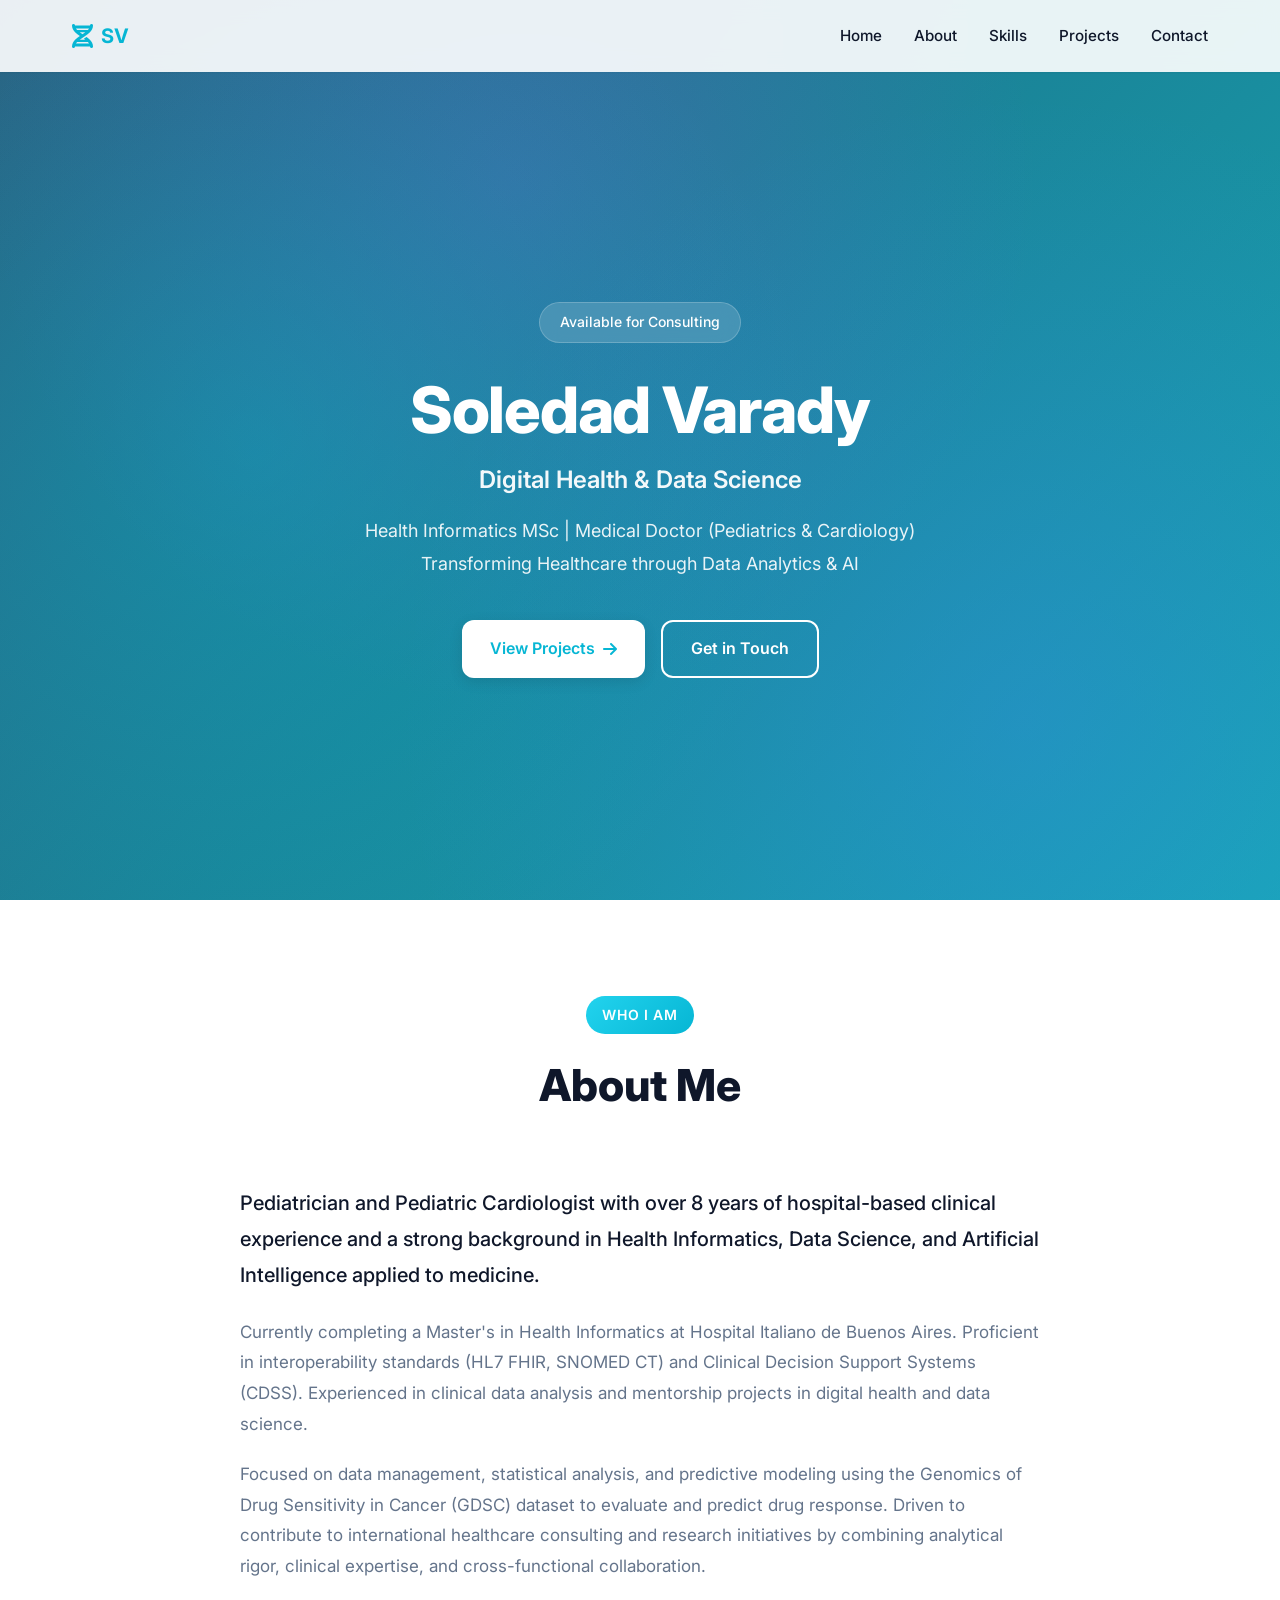
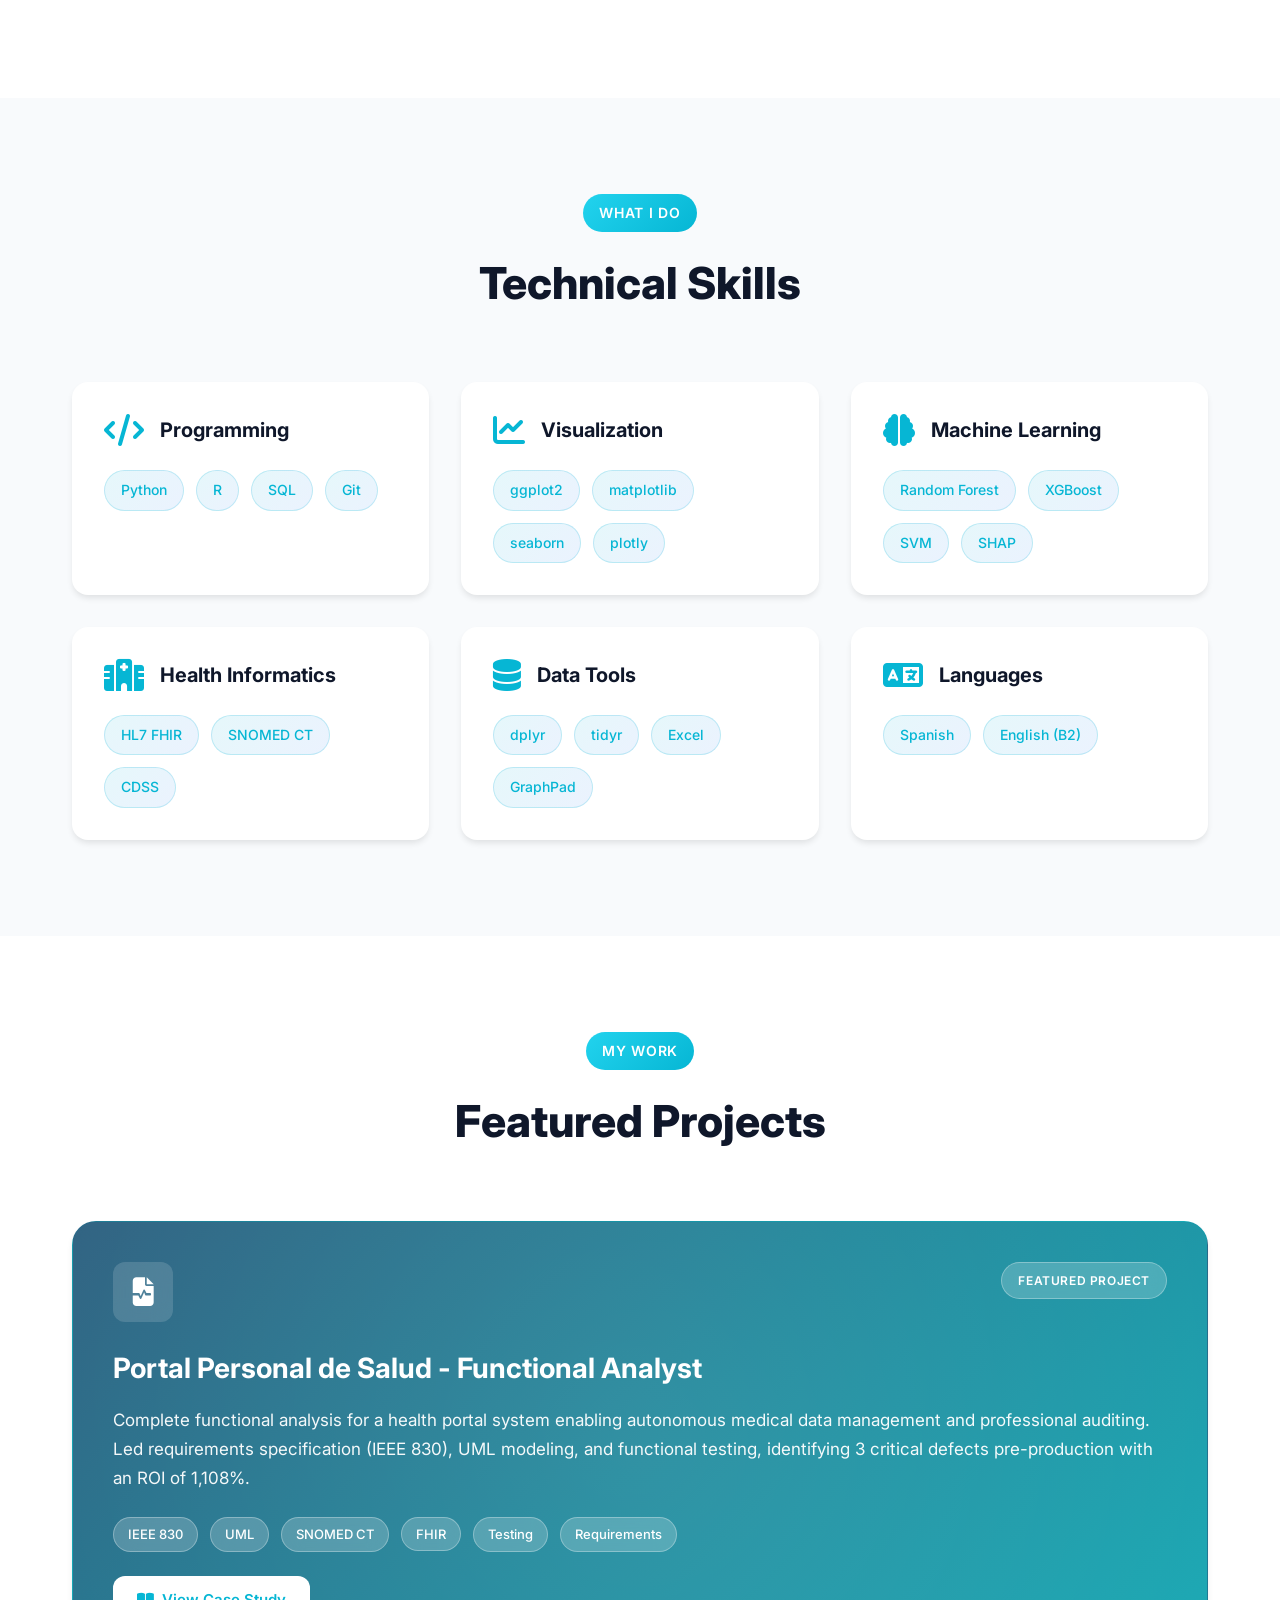
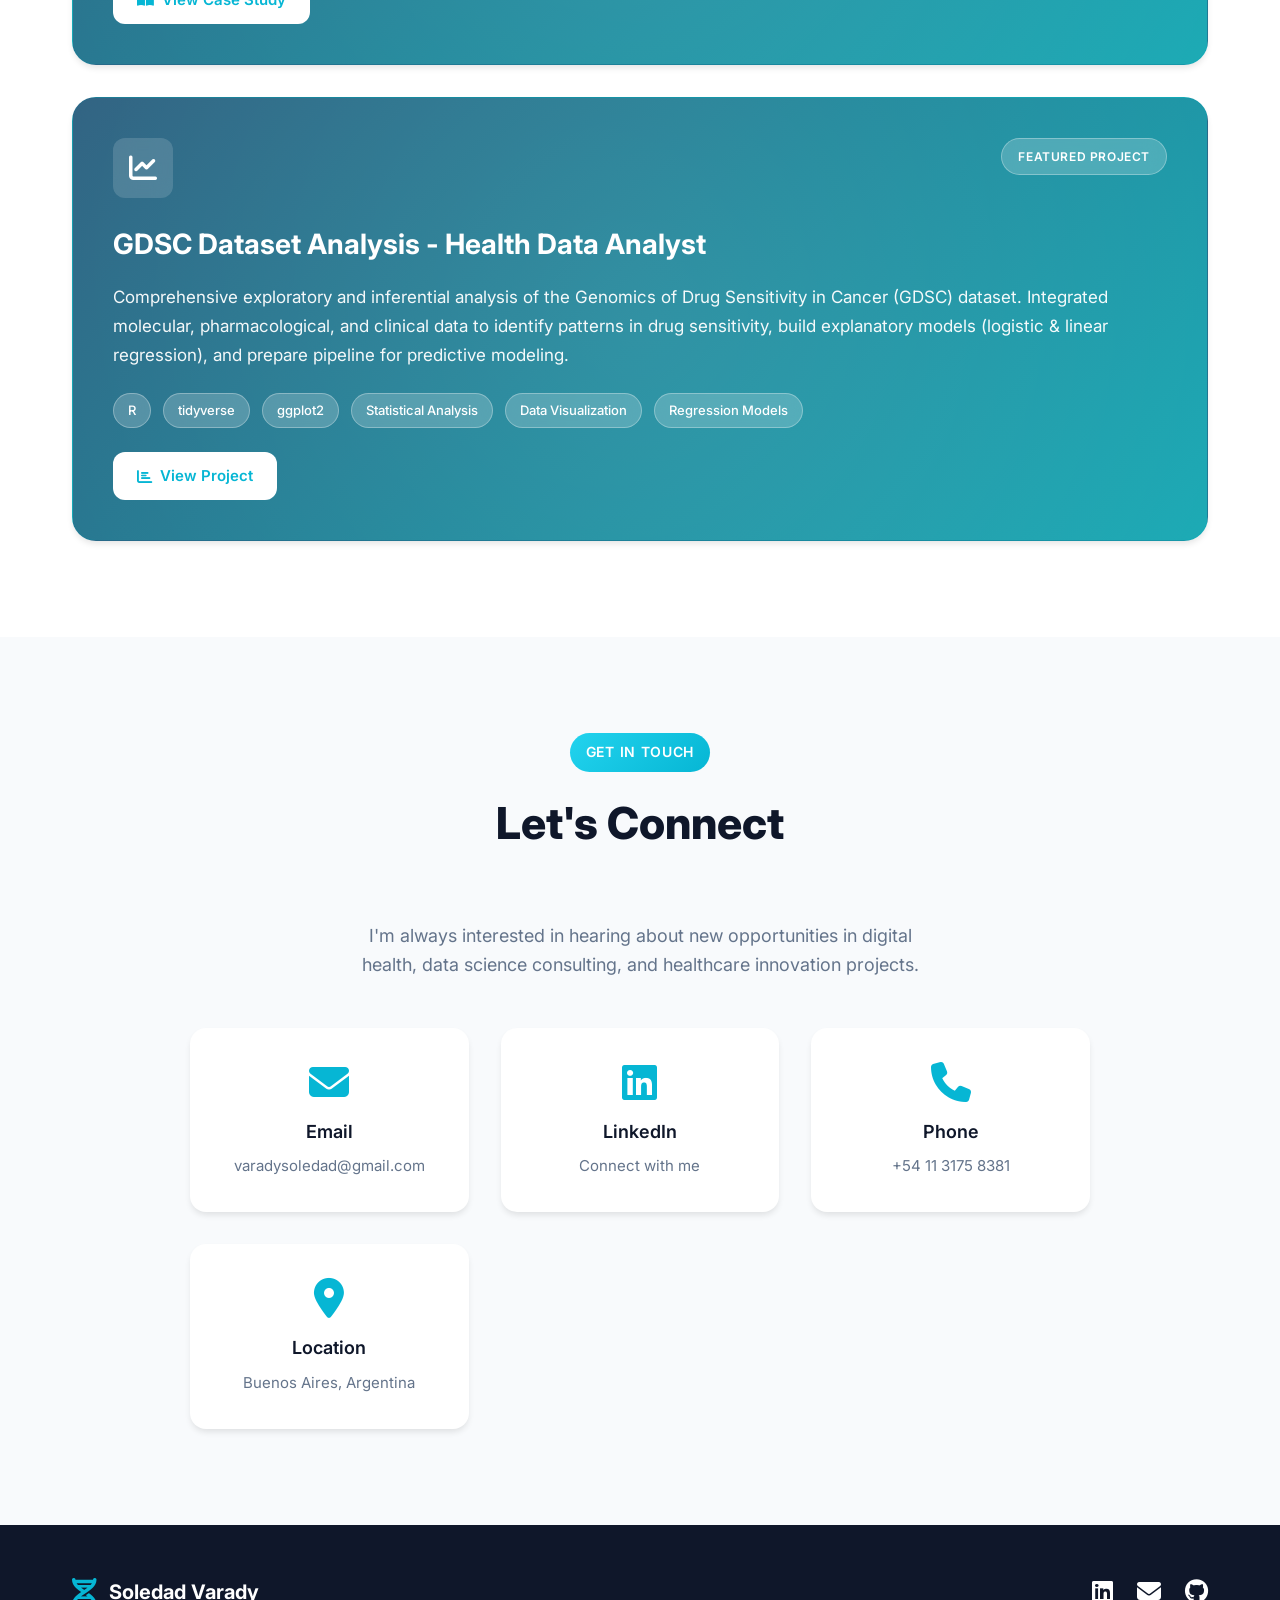
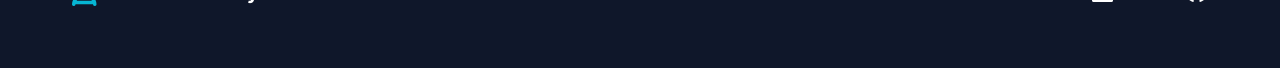
<file: index.html>
<!DOCTYPE html>
<html lang="es">
<head>
    <meta charset="UTF-8">
    <meta name="viewport" content="width=device-width, initial-scale=1.0">
    <title>Soledad Varady - Digital Health & Data Science</title>
    <link rel="stylesheet" href="styles.css">
    <link rel="stylesheet" href="https://cdnjs.cloudflare.com/ajax/libs/font-awesome/6.4.0/css/all.min.css">
    <link rel="preconnect" href="https://fonts.googleapis.com">
    <link rel="preconnect" href="https://fonts.gstatic.com" crossorigin>
    <link href="https://fonts.googleapis.com/css2?family=Inter:wght@300;400;500;600;700;800&display=swap" rel="stylesheet">
</head>
<body>
    <!-- Navigation -->
    <nav class="navbar">
        <div class="container">
            <div class="nav-brand">
                <i class="fas fa-dna"></i>
                <span>SV</span>
            </div>
            <div class="nav-menu">
                <a href="#home">Home</a>
                <a href="#about">About</a>
                <a href="#skills">Skills</a>
                <a href="#projects">Projects</a>
                <a href="#contact">Contact</a>
            </div>
        </div>
    </nav>

    <!-- Hero Section -->
    <section id="home" class="hero">
        <div class="hero-background"></div>
        <div class="container">
            <div class="hero-content">
                <div class="hero-badge">
                    <span>Available for Consulting</span>
                </div>
                <h1 class="hero-title">Soledad Varady</h1>
                <h2 class="hero-subtitle">Digital Health & Data Science</h2>
                <p class="hero-description">
                    Health Informatics MSc | Medical Doctor (Pediatrics & Cardiology)<br>
                    Transforming Healthcare through Data Analytics & AI
                </p>
                <div class="hero-buttons">
                    <a href="#projects" class="btn btn-primary">
                        View Projects
                        <i class="fas fa-arrow-right"></i>
                    </a>
                    <a href="#contact" class="btn btn-outline">
                        Get in Touch
                    </a>
                </div>
            </div>
        </div>
    </section>

    <!-- About Section -->
    <section id="about" class="section about-section">
        <div class="container">
            <div class="section-header">
                <span class="section-tag">Who I Am</span>
                <h2 class="section-title">About Me</h2>
            </div>
            <div class="about-content">
                <p class="lead">
                    Pediatrician and Pediatric Cardiologist with over 8 years of hospital-based clinical experience and a strong background in Health Informatics, Data Science, and Artificial Intelligence applied to medicine.
                </p>
                <p>
                    Currently completing a Master's in Health Informatics at Hospital Italiano de Buenos Aires. Proficient in interoperability standards (HL7 FHIR, SNOMED CT) and Clinical Decision Support Systems (CDSS). Experienced in clinical data analysis and mentorship projects in digital health and data science.
                </p>
                <p>
                    Focused on data management, statistical analysis, and predictive modeling using the Genomics of Drug Sensitivity in Cancer (GDSC) dataset to evaluate and predict drug response. Driven to contribute to international healthcare consulting and research initiatives by combining analytical rigor, clinical expertise, and cross-functional collaboration.
                </p>
            </div>
        </div>
    </section>

    <!-- Skills Section -->
    <section id="skills" class="section skills-section">
        <div class="container">
            <div class="section-header">
                <span class="section-tag">What I Do</span>
                <h2 class="section-title">Technical Skills</h2>
            </div>
            <div class="skills-grid">
                <div class="skill-category">
                    <div class="category-header">
                        <i class="fas fa-code"></i>
                        <h3>Programming</h3>
                    </div>
                    <div class="skill-tags">
                        <span class="skill-tag">Python</span>
                        <span class="skill-tag">R</span>
                        <span class="skill-tag">SQL</span>
                        <span class="skill-tag">Git</span>
                    </div>
                </div>
                <div class="skill-category">
                    <div class="category-header">
                        <i class="fas fa-chart-line"></i>
                        <h3>Visualization</h3>
                    </div>
                    <div class="skill-tags">
                        <span class="skill-tag">ggplot2</span>
                        <span class="skill-tag">matplotlib</span>
                        <span class="skill-tag">seaborn</span>
                        <span class="skill-tag">plotly</span>
                    </div>
                </div>
                <div class="skill-category">
                    <div class="category-header">
                        <i class="fas fa-brain"></i>
                        <h3>Machine Learning</h3>
                    </div>
                    <div class="skill-tags">
                        <span class="skill-tag">Random Forest</span>
                        <span class="skill-tag">XGBoost</span>
                        <span class="skill-tag">SVM</span>
                        <span class="skill-tag">SHAP</span>
                    </div>
                </div>
                <div class="skill-category">
                    <div class="category-header">
                        <i class="fas fa-hospital"></i>
                        <h3>Health Informatics</h3>
                    </div>
                    <div class="skill-tags">
                        <span class="skill-tag">HL7 FHIR</span>
                        <span class="skill-tag">SNOMED CT</span>
                        <span class="skill-tag">CDSS</span>
                    </div>
                </div>
                <div class="skill-category">
                    <div class="category-header">
                        <i class="fas fa-database"></i>
                        <h3>Data Tools</h3>
                    </div>
                    <div class="skill-tags">
                        <span class="skill-tag">dplyr</span>
                        <span class="skill-tag">tidyr</span>
                        <span class="skill-tag">Excel</span>
                        <span class="skill-tag">GraphPad</span>
                    </div>
                </div>
                <div class="skill-category">
                    <div class="category-header">
                        <i class="fas fa-language"></i>
                        <h3>Languages</h3>
                    </div>
                    <div class="skill-tags">
                        <span class="skill-tag">Spanish</span>
                        <span class="skill-tag">English (B2)</span>
                    </div>
                </div>
            </div>
        </div>
    </section>

    <!-- Projects Section -->
    <section id="projects" class="section projects-section">
        <div class="container">
            <div class="section-header">
                <span class="section-tag">My Work</span>
                <h2 class="section-title">Featured Projects</h2>
            </div>
            <div class="projects-container">
                <!-- Project 1: Functional Analyst -->
                <div class="project-card featured">
                    <div class="project-header">
                        <div class="project-icon">
                            <i class="fas fa-file-medical-alt"></i>
                        </div>
                        <span class="project-badge">Featured Project</span>
                    </div>
                    <h3 class="project-title">Portal Personal de Salud - Functional Analyst</h3>
                    <p class="project-description">
                        Complete functional analysis for a health portal system enabling autonomous medical data management and professional auditing. Led requirements specification (IEEE 830), UML modeling, and functional testing, identifying 3 critical defects pre-production with an ROI of 1,108%.
                    </p>
                    <div class="project-tech">
                        <span class="tech-tag">IEEE 830</span>
                        <span class="tech-tag">UML</span>
                        <span class="tech-tag">SNOMED CT</span>
                        <span class="tech-tag">FHIR</span>
                        <span class="tech-tag">Testing</span>
                        <span class="tech-tag">Requirements</span>
                    </div>
                    <div class="project-actions">
                        <a href="functional-analyst.html" class="project-btn primary">
                            <i class="fas fa-book-open"></i>
                            View Case Study
                        </a>
                    </div>
                </div>

                <!-- Project 2: Health Data Analyst -->
                <div class="project-card featured">
                    <div class="project-header">
                        <div class="project-icon">
                            <i class="fas fa-chart-line"></i>
                        </div>
                        <span class="project-badge">Featured Project</span>
                    </div>
                    <h3 class="project-title">GDSC Dataset Analysis - Health Data Analyst</h3>
                    <p class="project-description">
                        Comprehensive exploratory and inferential analysis of the Genomics of Drug Sensitivity in Cancer (GDSC) dataset. Integrated molecular, pharmacological, and clinical data to identify patterns in drug sensitivity, build explanatory models (logistic & linear regression), and prepare pipeline for predictive modeling.
                    </p>
                    <div class="project-tech">
                        <span class="tech-tag">R</span>
                        <span class="tech-tag">tidyverse</span>
                        <span class="tech-tag">ggplot2</span>
                        <span class="tech-tag">Statistical Analysis</span>
                        <span class="tech-tag">Data Visualization</span>
                        <span class="tech-tag">Regression Models</span>
                    </div>
                    <div class="project-actions">
                        <a href="health-data-analyst.html" class="project-btn primary">
                            <i class="fas fa-chart-bar"></i>
                            View Project
                        </a>
                    </div>
                </div>
            </div>
        </div>
    </section>

    <!-- Contact Section -->
    <section id="contact" class="section contact-section">
        <div class="container">
            <div class="section-header">
                <span class="section-tag">Get In Touch</span>
                <h2 class="section-title">Let's Connect</h2>
            </div>
            <div class="contact-content">
                <p class="contact-intro">
                    I'm always interested in hearing about new opportunities in digital health, data science consulting, and healthcare innovation projects.
                </p>
                <div class="contact-grid">
                    <a href="mailto:varadysoledad@gmail.com" class="contact-card">
                        <i class="fas fa-envelope"></i>
                            <h3>Email</h3>
                           <p>varadysoledad@gmail.com</p>
                        </a>

                    <a href="https://www.linkedin.com/in/soledad-varady-9620a8216" target="_blank" class="contact-card">
                        <i class="fab fa-linkedin"></i>
                        <h3>LinkedIn</h3>
                        <p>Connect with me</p>
                    </a>
                    <div class="contact-card">
                        <i class="fas fa-phone"></i>
                        <h3>Phone</h3>
                        <p>+54 11 3175 8381</p>
                    </div>
                    <div class="contact-card">
                        <i class="fas fa-map-marker-alt"></i>
                        <h3>Location</h3>
                        <p>Buenos Aires, Argentina</p>
                    </div>
                </div>
            </div>
        </div>
    </section>

    <!-- Footer -->
    <footer class="footer">
        <div class="container">
            <div class="footer-content">
                <div class="footer-brand">
                    <i class="fas fa-dna"></i>
                    <span>Soledad Varady</span>
                </div>
                <div class="footer-links">
                    <a href="https://www.linkedin.com/in/soledad-varady-9620a8216" target="_blank"><i class="fab fa-linkedin"></i></a>
                    <a href="mailto:varadysoledad@gmail.com"><i class="fas fa-envelope"></i></a>
                    <a href="https://github.com/svarady" target="_blank"><i class="fab fa-github"></i></a>
                </div>
</file>
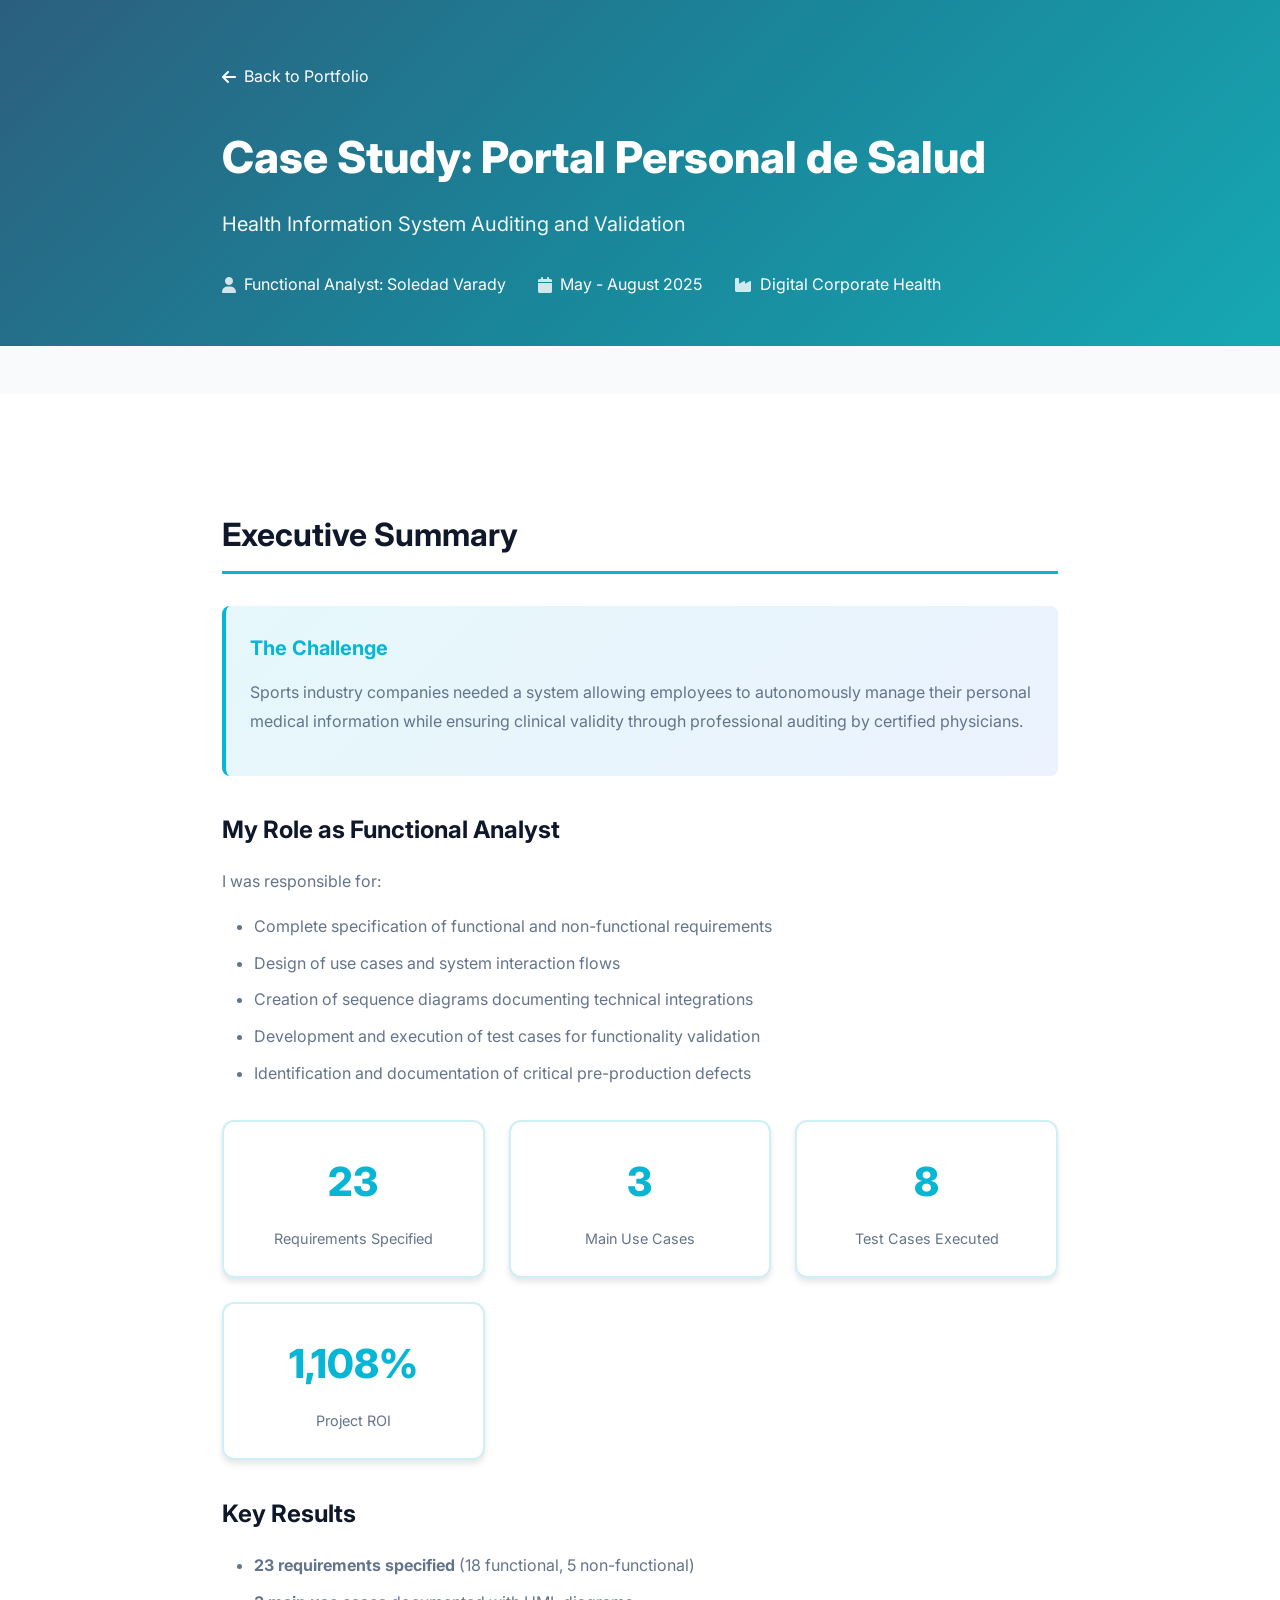
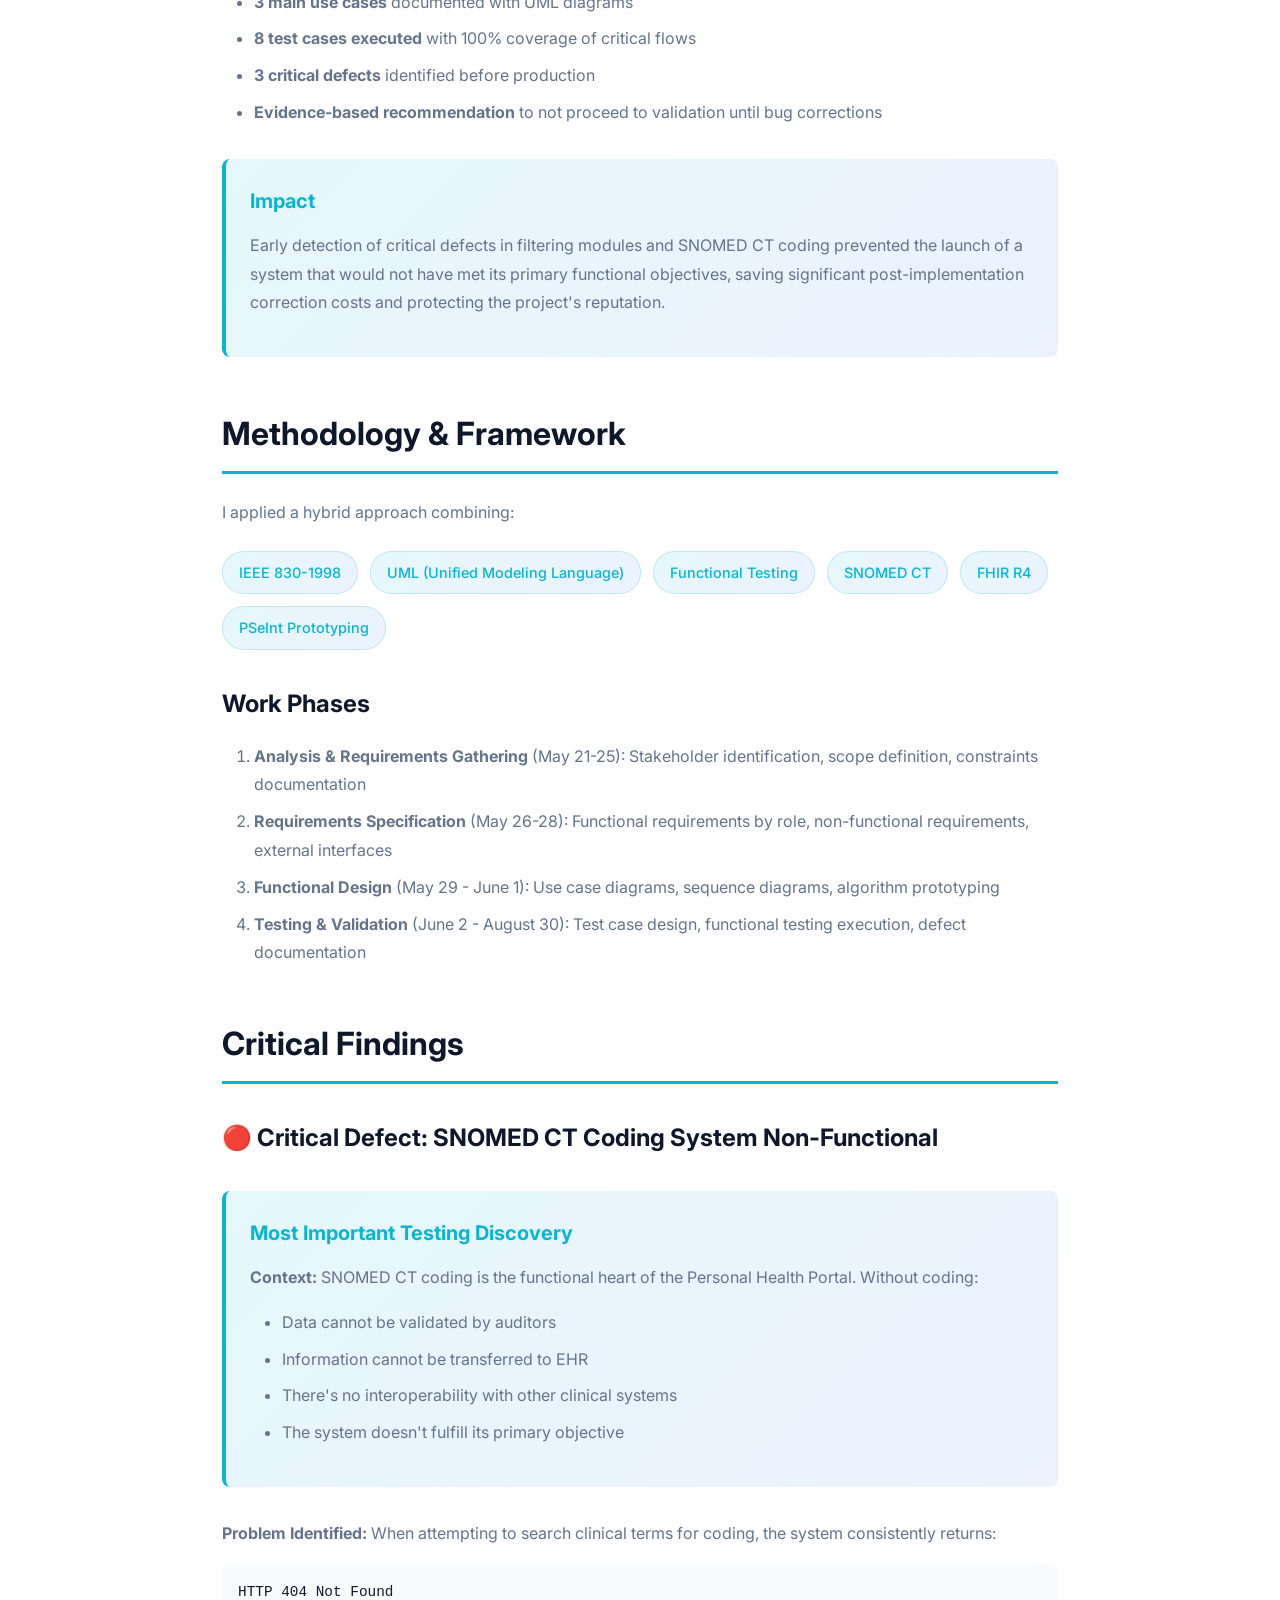
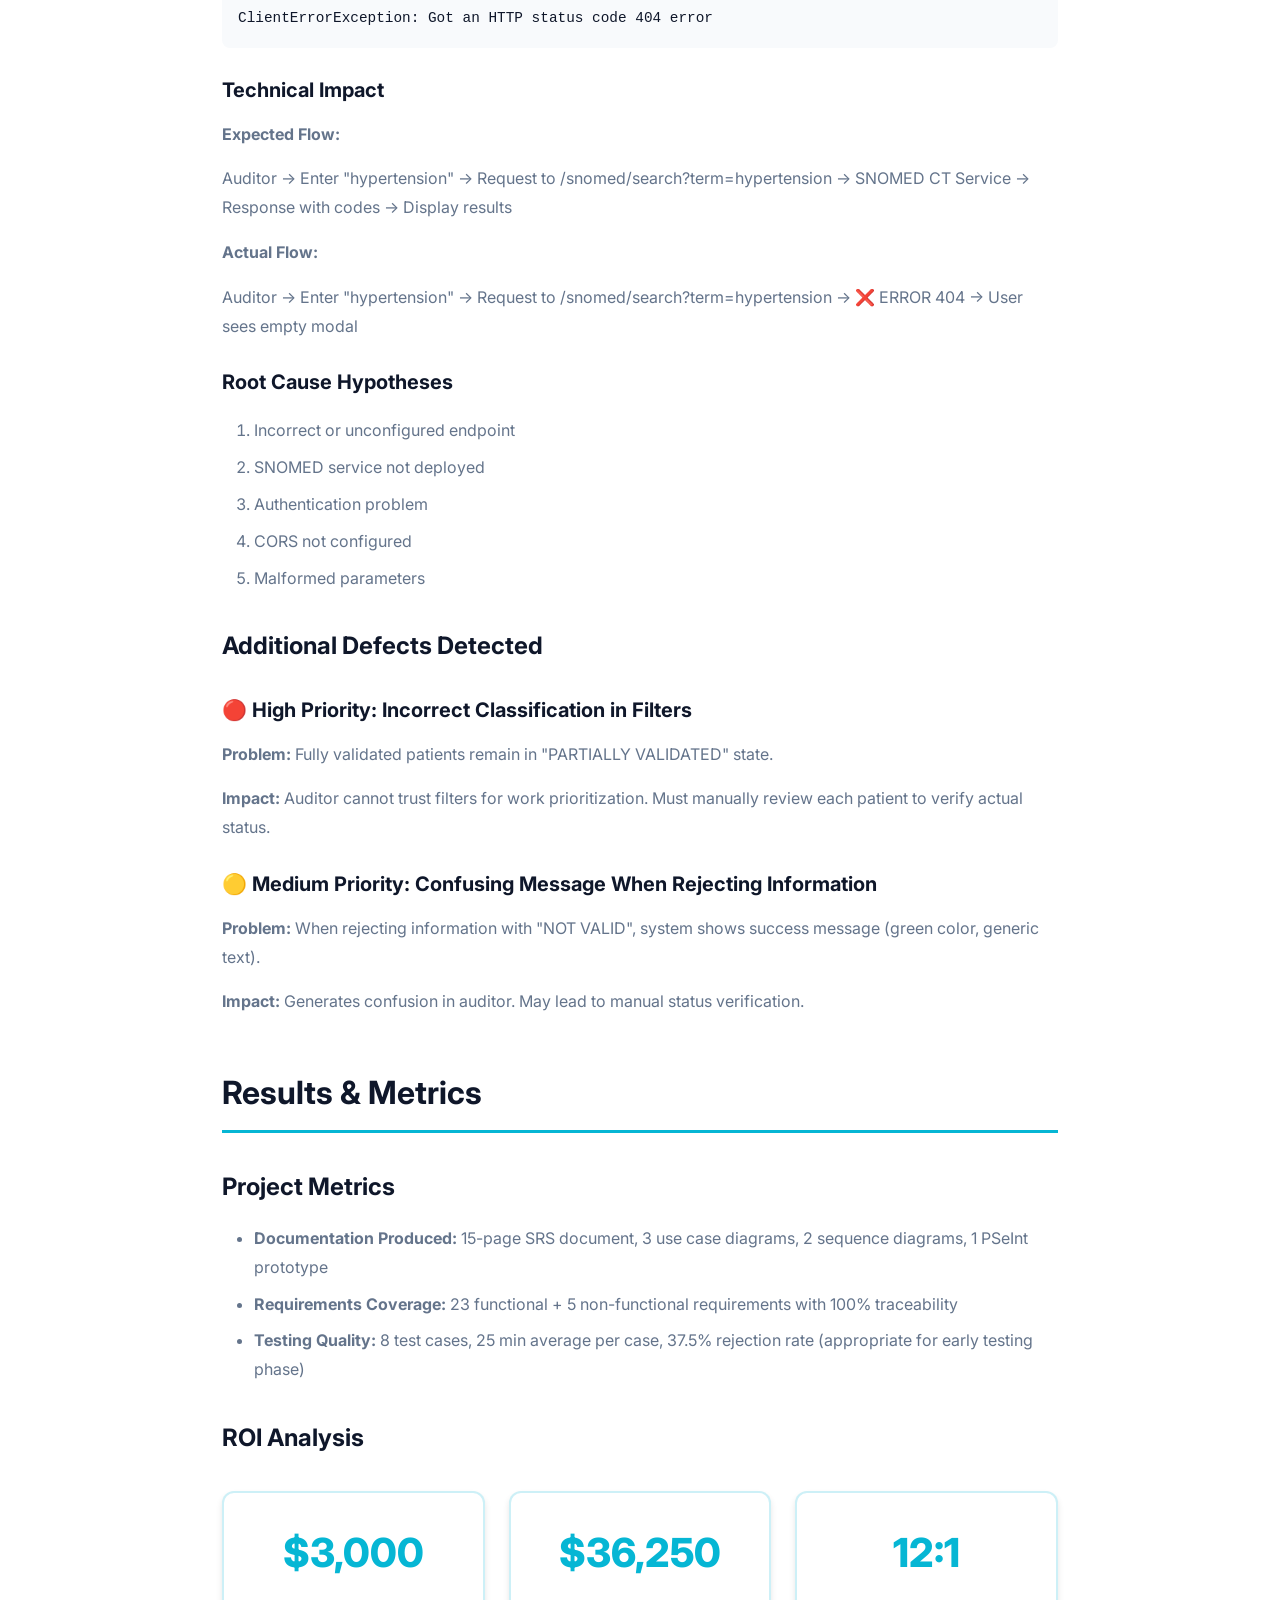
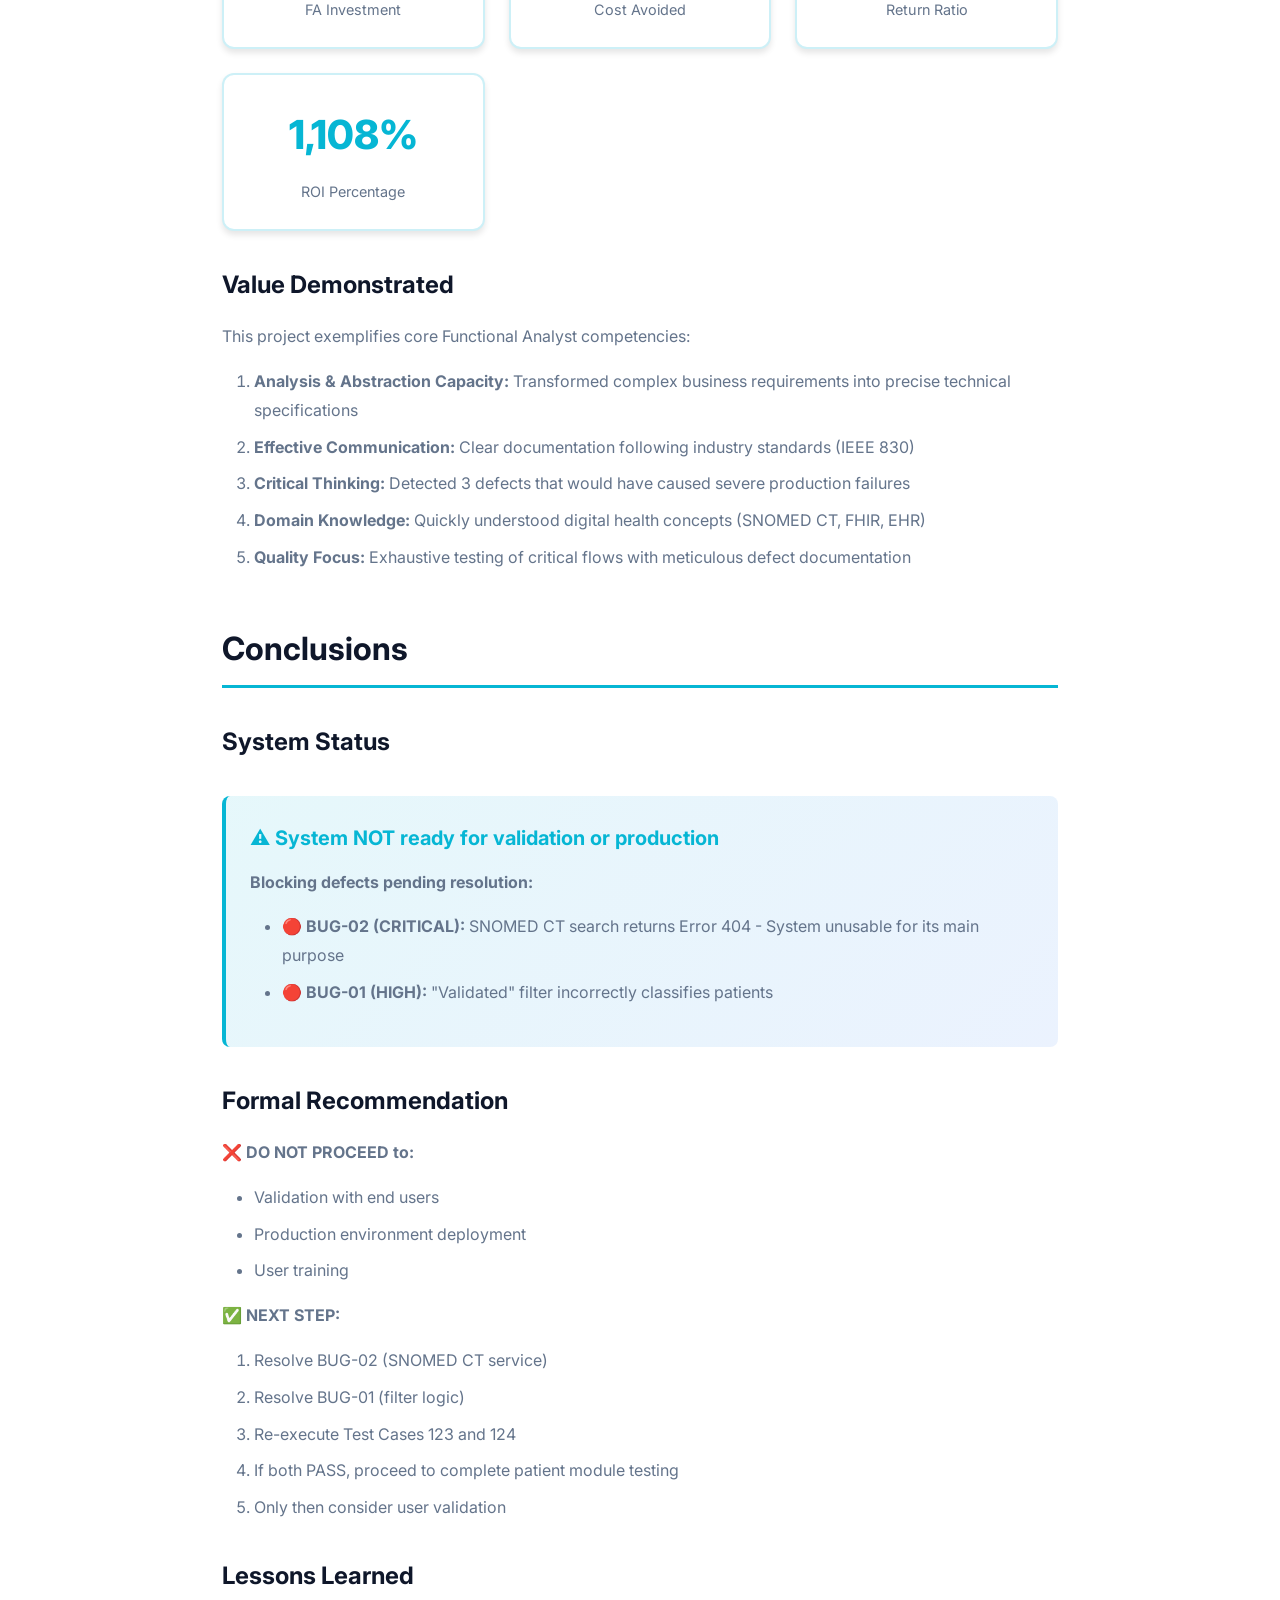
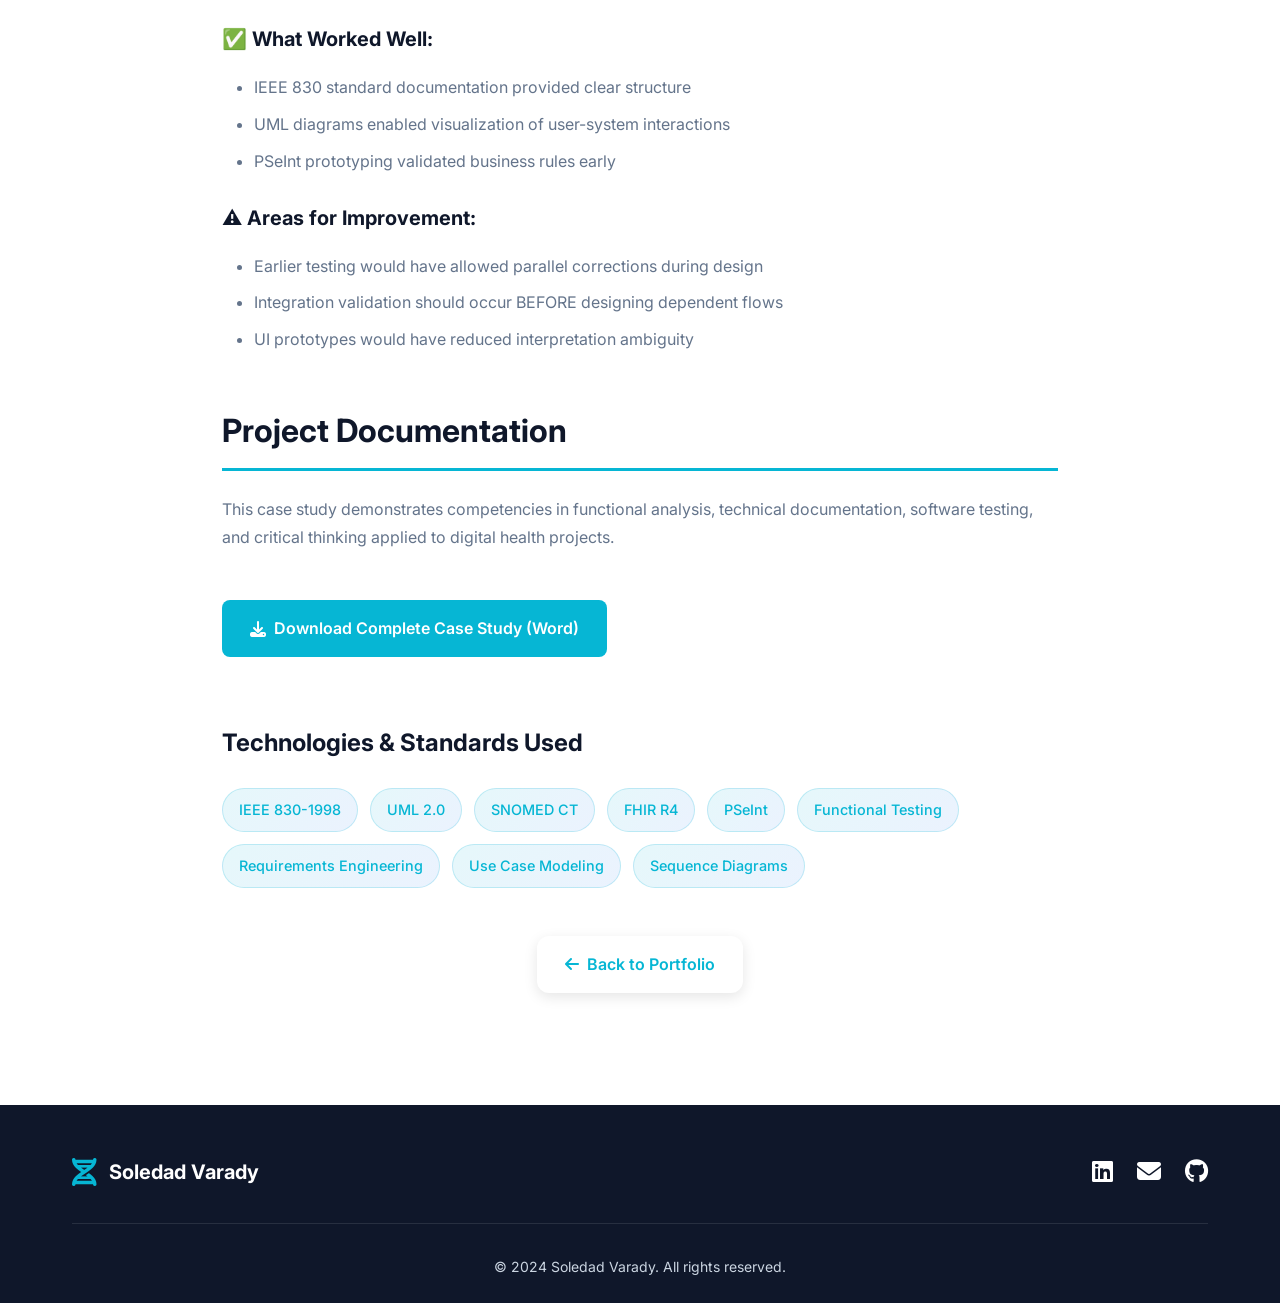
<file: functional-analyst.html>
<!DOCTYPE html>
<html lang="es">
<head>
    <meta charset="UTF-8">
    <meta name="viewport" content="width=device-width, initial-scale=1.0">
    <title>Case Study: Portal Personal de Salud | Soledad Varady</title>
    <link rel="stylesheet" href="styles.css">
    <link rel="stylesheet" href="https://cdnjs.cloudflare.com/ajax/libs/font-awesome/6.4.0/css/all.min.css">
    <link href="https://fonts.googleapis.com/css2?family=Inter:wght@300;400;500;600;700;800&display=swap" rel="stylesheet">
    <style>
        .case-study {
            background: white;
            padding: 4rem 0;
        }
        
        .case-header {
            background: linear-gradient(135deg, #2c5f7f 0%, #1a8599 50%, #16a8b3 100%);
            color: white;
            padding: 4rem 0 3rem;
            margin-bottom: 3rem;
        }
        
        .case-header .container {
            max-width: 900px;
        }
        
        .case-header h1 {
            font-size: 2.75rem;
            margin-bottom: 1rem;
            font-weight: 800;
        }
        
        .case-header .subtitle {
            font-size: 1.25rem;
            opacity: 0.95;
            margin-bottom: 2rem;
        }
        
        .case-meta {
            display: flex;
            gap: 2rem;
            flex-wrap: wrap;
            margin-top: 2rem;
        }
        
        .meta-item {
            display: flex;
            align-items: center;
            gap: 0.5rem;
        }
        
        .meta-item i {
            color: rgba(255,255,255,0.8);
        }
        
        .back-button {
            display: inline-flex;
            align-items: center;
            gap: 0.5rem;
            color: white;
            text-decoration: none;
            margin-bottom: 2rem;
            transition: opacity 0.3s ease;
        }
        
        .back-button:hover {
            opacity: 0.8;
        }
        
        .case-content {
            max-width: 900px;
            margin: 0 auto;
            line-height: 1.8;
        }
        
        .case-content h2 {
            font-size: 2rem;
            margin: 3rem 0 1.5rem;
            color: var(--text-primary);
            border-bottom: 3px solid var(--primary);
            padding-bottom: 0.5rem;
        }
        
        .case-content h3 {
            font-size: 1.5rem;
            margin: 2rem 0 1rem;
            color: var(--text-primary);
        }
        
        .case-content h4 {
            font-size: 1.25rem;
            margin: 1.5rem 0 0.75rem;
            color: var(--text-primary);
        }
        
        .case-content p {
            margin-bottom: 1rem;
            color: var(--text-secondary);
        }
        
        .case-content ul, .case-content ol {
            margin: 1rem 0 1rem 2rem;
            color: var(--text-secondary);
        }
        
        .case-content li {
            margin-bottom: 0.5rem;
        }
        
        .highlight-box {
            background: linear-gradient(135deg, rgba(6, 182, 212, 0.1), rgba(59, 130, 246, 0.1));
            border-left: 4px solid var(--primary);
            padding: 1.5rem;
            margin: 2rem 0;
            border-radius: 0.5rem;
        }
        
        .highlight-box h4 {
            margin-top: 0;
            color: var(--primary);
        }
        
        .stats-grid {
            display: grid;
            grid-template-columns: repeat(auto-fit, minmax(200px, 1fr));
            gap: 1.5rem;
            margin: 2rem 0;
        }
        
        .stat-box {
            background: white;
            padding: 1.5rem;
            border-radius: 0.75rem;
            text-align: center;
            box-shadow: 0 4px 6px rgba(0,0,0,0.1);
            border: 2px solid rgba(6, 182, 212, 0.2);
        }
        
        .stat-number {
            font-size: 2.5rem;
            font-weight: 800;
            color: var(--primary);
            margin-bottom: 0.5rem;
        }
        
        .stat-label {
            color: var(--text-secondary);
            font-size: 0.9rem;
        }
        
        .tech-stack {
            display: flex;
            flex-wrap: wrap;
            gap: 0.75rem;
            margin: 1.5rem 0;
        }
        
        .tech-item {
            padding: 0.5rem 1rem;
            background: linear-gradient(135deg, rgba(6, 182, 212, 0.1), rgba(59, 130, 246, 0.1));
            border-radius: 50px;
            font-size: 0.9rem;
            font-weight: 500;
            color: var(--primary);
            border: 1px solid rgba(6, 182, 212, 0.2);
        }
        
        .toc {
            background: var(--bg-light);
            padding: 2rem;
            border-radius: 0.75rem;
            margin: 2rem 0;
        }
        
        .toc h3 {
            margin-top: 0;
            color: var(--text-primary);
        }
        
        .toc ul {
            list-style: none;
            margin: 0;
            padding: 0;
        }
        
        .toc li {
            margin: 0.5rem 0;
        }
        
        .toc a {
            color: var(--text-secondary);
            text-decoration: none;
            transition: color 0.3s ease;
        }
        
        .toc a:hover {
            color: var(--primary);
        }
        
        code {
            background: var(--bg-light);
            padding: 0.2rem 0.4rem;
            border-radius: 0.25rem;
            font-family: 'Courier New', monospace;
            font-size: 0.9em;
        }
        
        pre {
            background: var(--bg-light);
            padding: 1rem;
            border-radius: 0.5rem;
            overflow-x: auto;
            margin: 1rem 0;
        }
        
        pre code {
            background: none;
            padding: 0;
        }
        
        .download-button {
            display: inline-flex;
            align-items: center;
            gap: 0.5rem;
            padding: 0.875rem 1.75rem;
            background: var(--primary);
            color: white;
            border-radius: 0.5rem;
            text-decoration: none;
            font-weight: 600;
            margin: 2rem 0;
            transition: all 0.3s ease;
        }
        
        .download-button:hover {
            transform: translateY(-2px);
            box-shadow: 0 4px 12px rgba(6, 182, 212, 0.3);
        }
    </style>
</head>
<body>
    <!-- Case Study Header -->
    <div class="case-header">
        <div class="container">
            <a href="index.html" class="back-button">
                <i class="fas fa-arrow-left"></i>
                Back to Portfolio
            </a>
            <h1>Case Study: Portal Personal de Salud</h1>
            <p class="subtitle">Health Information System Auditing and Validation</p>
            <div class="case-meta">
                <div class="meta-item">
                    <i class="fas fa-user"></i>
                    <span>Functional Analyst: Soledad Varady</span>
                </div>
                <div class="meta-item">
                    <i class="fas fa-calendar"></i>
                    <span>May - August 2025</span>
                </div>
                <div class="meta-item">
                    <i class="fas fa-industry"></i>
                    <span>Digital Corporate Health</span>
                </div>
            </div>
        </div>
    </div>

    <!-- Main Content -->
    <section class="case-study">
        <div class="container case-content">
            
            <!-- Executive Summary -->
            <h2 id="executive-summary">Executive Summary</h2>
            
            <div class="highlight-box">
                <h4>The Challenge</h4>
                <p>Sports industry companies needed a system allowing employees to autonomously manage their personal medical information while ensuring clinical validity through professional auditing by certified physicians.</p>
            </div>

            <h3>My Role as Functional Analyst</h3>
            <p>I was responsible for:</p>
            <ul>
                <li>Complete specification of functional and non-functional requirements</li>
                <li>Design of use cases and system interaction flows</li>
                <li>Creation of sequence diagrams documenting technical integrations</li>
                <li>Development and execution of test cases for functionality validation</li>
                <li>Identification and documentation of critical pre-production defects</li>
            </ul>

            <div class="stats-grid">
                <div class="stat-box">
                    <div class="stat-number">23</div>
                    <div class="stat-label">Requirements Specified</div>
                </div>
                <div class="stat-box">
                    <div class="stat-number">3</div>
                    <div class="stat-label">Main Use Cases</div>
                </div>
                <div class="stat-box">
                    <div class="stat-number">8</div>
                    <div class="stat-label">Test Cases Executed</div>
                </div>
                <div class="stat-box">
                    <div class="stat-number">1,108%</div>
                    <div class="stat-label">Project ROI</div>
                </div>
            </div>

            <h3>Key Results</h3>
            <ul>
                <li><strong>23 requirements specified</strong> (18 functional, 5 non-functional)</li>
                <li><strong>3 main use cases</strong> documented with UML diagrams</li>
                <li><strong>8 test cases executed</strong> with 100% coverage of critical flows</li>
                <li><strong>3 critical defects</strong> identified before production</li>
                <li><strong>Evidence-based recommendation</strong> to not proceed to validation until bug corrections</li>
            </ul>

            <div class="highlight-box">
                <h4>Impact</h4>
                <p>Early detection of critical defects in filtering modules and SNOMED CT coding prevented the launch of a system that would not have met its primary functional objectives, saving significant post-implementation correction costs and protecting the project's reputation.</p>
            </div>

            <!-- Methodology -->
            <h2 id="methodology">Methodology & Framework</h2>
            
            <p>I applied a hybrid approach combining:</p>
            
            <div class="tech-stack">
                <span class="tech-item">IEEE 830-1998</span>
                <span class="tech-item">UML (Unified Modeling Language)</span>
                <span class="tech-item">Functional Testing</span>
                <span class="tech-item">SNOMED CT</span>
                <span class="tech-item">FHIR R4</span>
                <span class="tech-item">PSeInt Prototyping</span>
            </div>

            <h3>Work Phases</h3>
            <ol>
                <li><strong>Analysis & Requirements Gathering</strong> (May 21-25): Stakeholder identification, scope definition, constraints documentation</li>
                <li><strong>Requirements Specification</strong> (May 26-28): Functional requirements by role, non-functional requirements, external interfaces</li>
                <li><strong>Functional Design</strong> (May 29 - June 1): Use case diagrams, sequence diagrams, algorithm prototyping</li>
                <li><strong>Testing & Validation</strong> (June 2 - August 30): Test case design, functional testing execution, defect documentation</li>
            </ol>

            <!-- Key Findings -->
            <h2 id="findings">Critical Findings</h2>
            
            <h3>🔴 Critical Defect: SNOMED CT Coding System Non-Functional</h3>
            
            <div class="highlight-box">
                <h4>Most Important Testing Discovery</h4>
                <p><strong>Context:</strong> SNOMED CT coding is the functional heart of the Personal Health Portal. Without coding:</p>
                <ul>
                    <li>Data cannot be validated by auditors</li>
                    <li>Information cannot be transferred to EHR</li>
                    <li>There's no interoperability with other clinical systems</li>
                    <li>The system doesn't fulfill its primary objective</li>
                </ul>
            </div>

            <p><strong>Problem Identified:</strong> When attempting to search clinical terms for coding, the system consistently returns:</p>
            <pre><code>HTTP 404 Not Found
ClientErrorException: Got an HTTP status code 404 error</code></pre>

            <h4>Technical Impact</h4>
            <p><strong>Expected Flow:</strong></p>
            <p>Auditor → Enter "hypertension" → Request to /snomed/search?term=hypertension → SNOMED CT Service → Response with codes → Display results</p>
            
            <p><strong>Actual Flow:</strong></p>
            <p>Auditor → Enter "hypertension" → Request to /snomed/search?term=hypertension → ❌ ERROR 404 → User sees empty modal</p>

            <h4>Root Cause Hypotheses</h4>
            <ol>
                <li>Incorrect or unconfigured endpoint</li>
                <li>SNOMED service not deployed</li>
                <li>Authentication problem</li>
                <li>CORS not configured</li>
                <li>Malformed parameters</li>
            </ol>

            <h3>Additional Defects Detected</h3>
            
            <h4>🔴 High Priority: Incorrect Classification in Filters</h4>
            <p><strong>Problem:</strong> Fully validated patients remain in "PARTIALLY VALIDATED" state.</p>
            <p><strong>Impact:</strong> Auditor cannot trust filters for work prioritization. Must manually review each patient to verify actual status.</p>
            
            <h4>🟡 Medium Priority: Confusing Message When Rejecting Information</h4>
            <p><strong>Problem:</strong> When rejecting information with "NOT VALID", system shows success message (green color, generic text).</p>
            <p><strong>Impact:</strong> Generates confusion in auditor. May lead to manual status verification.</p>

            <!-- Results & Metrics -->
            <h2 id="results">Results & Metrics</h2>
            
            <h3>Project Metrics</h3>
            <ul>
                <li><strong>Documentation Produced:</strong> 15-page SRS document, 3 use case diagrams, 2 sequence diagrams, 1 PSeInt prototype</li>
                <li><strong>Requirements Coverage:</strong> 23 functional + 5 non-functional requirements with 100% traceability</li>
                <li><strong>Testing Quality:</strong> 8 test cases, 25 min average per case, 37.5% rejection rate (appropriate for early testing phase)</li>
            </ul>

            <h3>ROI Analysis</h3>
            <div class="stats-grid">
                <div class="stat-box">
                    <div class="stat-number">$3,000</div>
                    <div class="stat-label">FA Investment</div>
                </div>
                <div class="stat-box">
                    <div class="stat-number">$36,250</div>
                    <div class="stat-label">Cost Avoided</div>
                </div>
                <div class="stat-box">
                    <div class="stat-number">12:1</div>
                    <div class="stat-label">Return Ratio</div>
                </div>
                <div class="stat-box">
                    <div class="stat-number">1,108%</div>
                    <div class="stat-label">ROI Percentage</div>
                </div>
            </div>

            <h3>Value Demonstrated</h3>
            <p>This project exemplifies core Functional Analyst competencies:</p>
            <ol>
                <li><strong>Analysis & Abstraction Capacity:</strong> Transformed complex business requirements into precise technical specifications</li>
                <li><strong>Effective Communication:</strong> Clear documentation following industry standards (IEEE 830)</li>
                <li><strong>Critical Thinking:</strong> Detected 3 defects that would have caused severe production failures</li>
                <li><strong>Domain Knowledge:</strong> Quickly understood digital health concepts (SNOMED CT, FHIR, EHR)</li>
                <li><strong>Quality Focus:</strong> Exhaustive testing of critical flows with meticulous defect documentation</li>
            </ol>

            <!-- Conclusions -->
            <h2 id="conclusions">Conclusions</h2>
            
            <h3>System Status</h3>
            <div class="highlight-box">
                <h4>⚠️ System NOT ready for validation or production</h4>
                <p><strong>Blocking defects pending resolution:</strong></p>
                <ul>
                    <li>🔴 <strong>BUG-02 (CRITICAL):</strong> SNOMED CT search returns Error 404 - System unusable for its main purpose</li>
                    <li>🔴 <strong>BUG-01 (HIGH):</strong> "Validated" filter incorrectly classifies patients</li>
                </ul>
            </div>

            <h3>Formal Recommendation</h3>
            <p><strong>❌ DO NOT PROCEED to:</strong></p>
            <ul>
                <li>Validation with end users</li>
                <li>Production environment deployment</li>
                <li>User training</li>
            </ul>

            <p><strong>✅ NEXT STEP:</strong></p>
            <ol>
                <li>Resolve BUG-02 (SNOMED CT service)</li>
                <li>Resolve BUG-01 (filter logic)</li>
                <li>Re-execute Test Cases 123 and 124</li>
                <li>If both PASS, proceed to complete patient module testing</li>
                <li>Only then consider user validation</li>
            </ol>

            <h3>Lessons Learned</h3>
            
            <h4>✅ What Worked Well:</h4>
            <ul>
                <li>IEEE 830 standard documentation provided clear structure</li>
                <li>UML diagrams enabled visualization of user-system interactions</li>
                <li>PSeInt prototyping validated business rules early</li>
            </ul>

            <h4>⚠️ Areas for Improvement:</h4>
            <ul>
                <li>Earlier testing would have allowed parallel corrections during design</li>
                <li>Integration validation should occur BEFORE designing dependent flows</li>
                <li>UI prototypes would have reduced interpretation ambiguity</li>
            </ul>

            <!-- Contact & Download -->
            <h2 id="contact">Project Documentation</h2>
            
            <p>This case study demonstrates competencies in functional analysis, technical documentation, software testing, and critical thinking applied to digital health projects.</p>
            
            <a href="Case_Study__Portal_Personal_de_Salud.docx" class="download-button" download>
                <i class="fas fa-download"></i>
                Download Complete Case Study (Word)
            </a>

            <h3>Technologies & Standards Used</h3>
            <div class="tech-stack">
                <span class="tech-item">IEEE 830-1998</span>
                <span class="tech-item">UML 2.0</span>
                <span class="tech-item">SNOMED CT</span>
                <span class="tech-item">FHIR R4</span>
                <span class="tech-item">PSeInt</span>
                <span class="tech-item">Functional Testing</span>
                <span class="tech-item">Requirements Engineering</span>
                <span class="tech-item">Use Case Modeling</span>
                <span class="tech-item">Sequence Diagrams</span>
            </div>

            <div style="text-align: center; margin: 3rem 0;">
                <a href="index.html" class="btn btn-primary">
                    <i class="fas fa-arrow-left"></i>
                    Back to Portfolio
                </a>
            </div>
        </div>
    </section>

    <!-- Footer -->
    <footer class="footer">
        <div class="container">
            <div class="footer-content">
                <div class="footer-brand">
                    <i class="fas fa-dna"></i>
                    <span>Soledad Varady</span>
                </div>
                <div class="footer-links">
                    <a href="https://www.linkedin.com/in/soledad-varady-9620a8216" target="_blank"><i class="fab fa-linkedin"></i></a>
                    <a href="mailto:varadysoledad@gmail.com"><i class="fas fa-envelope"></i></a>
                    <a href="https://github.com/svarady" target="_blank"><i class="fab fa-github"></i></a>
                </div>
            </div>
            <p class="footer-text">&copy; 2024 Soledad Varady. All rights reserved.</p>
        </div>
    </footer>

    <script src="script.js"></script>
</body>
</html>
</file>
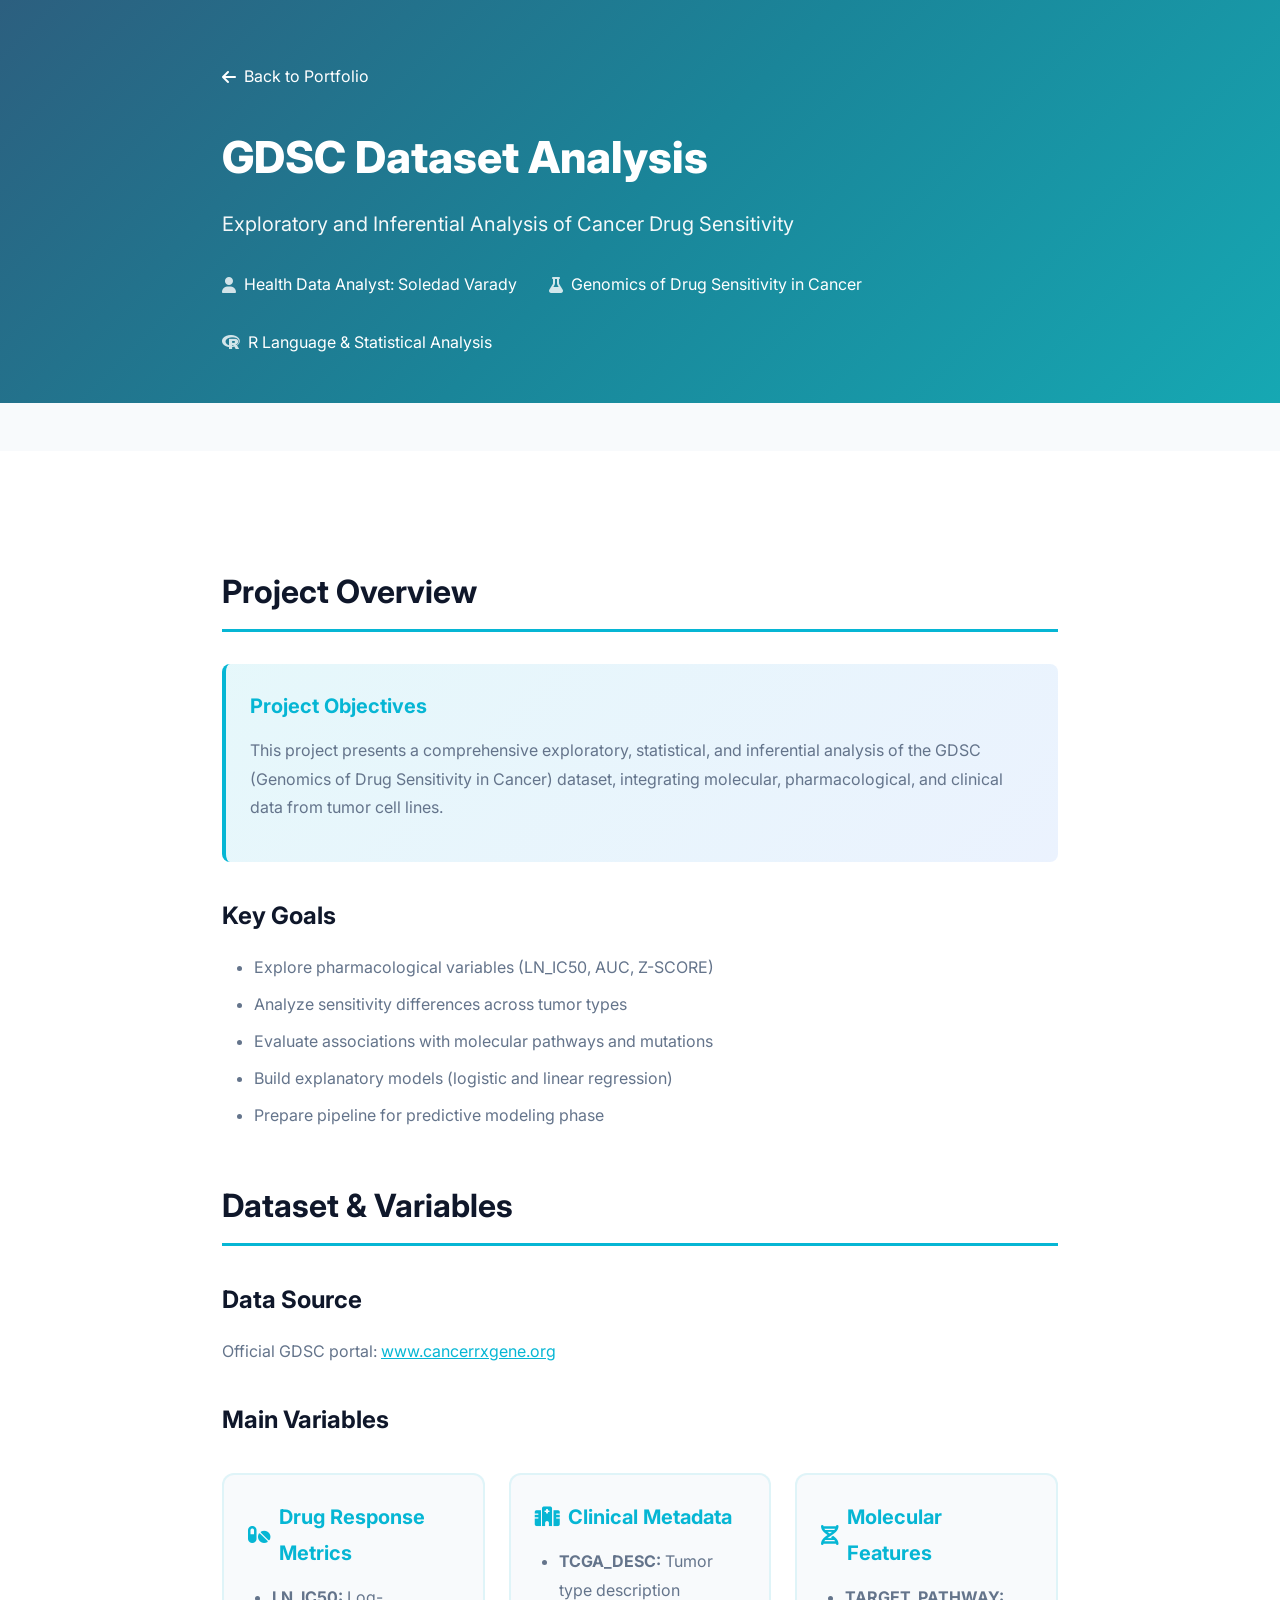
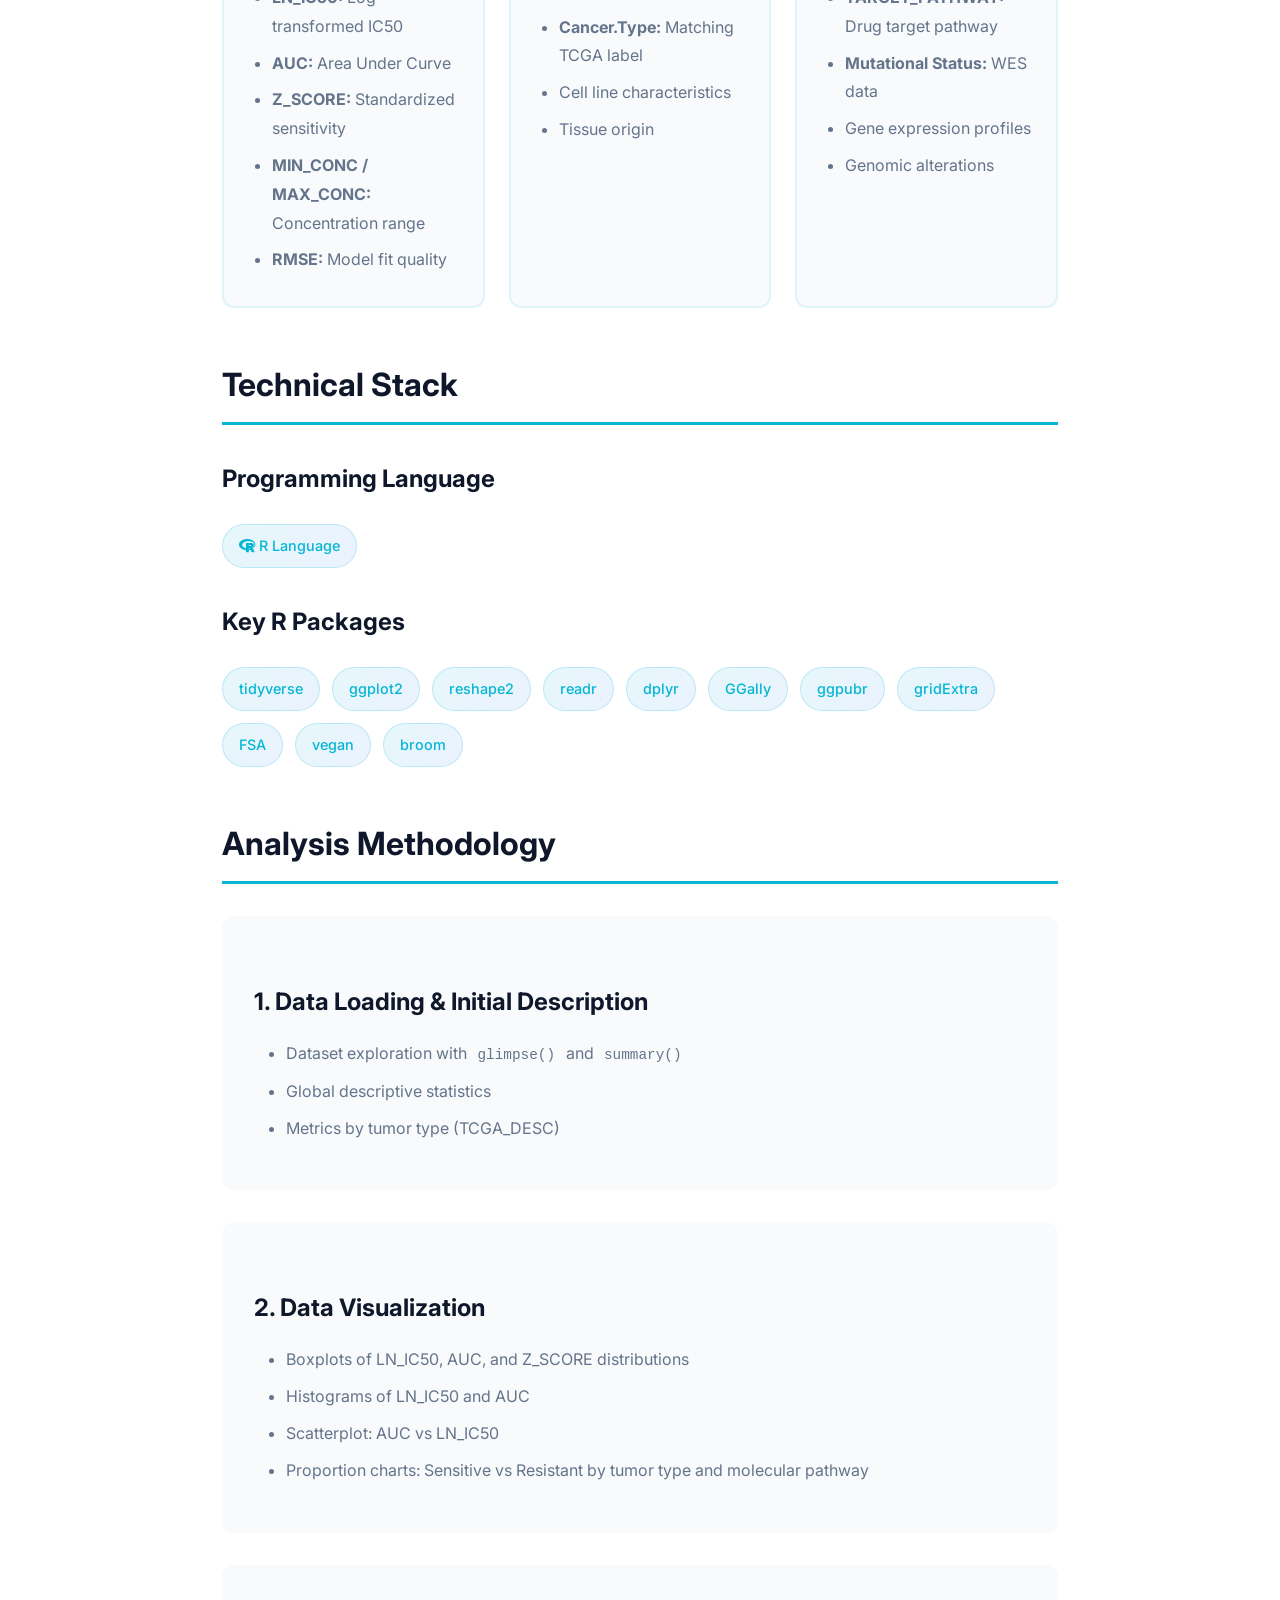
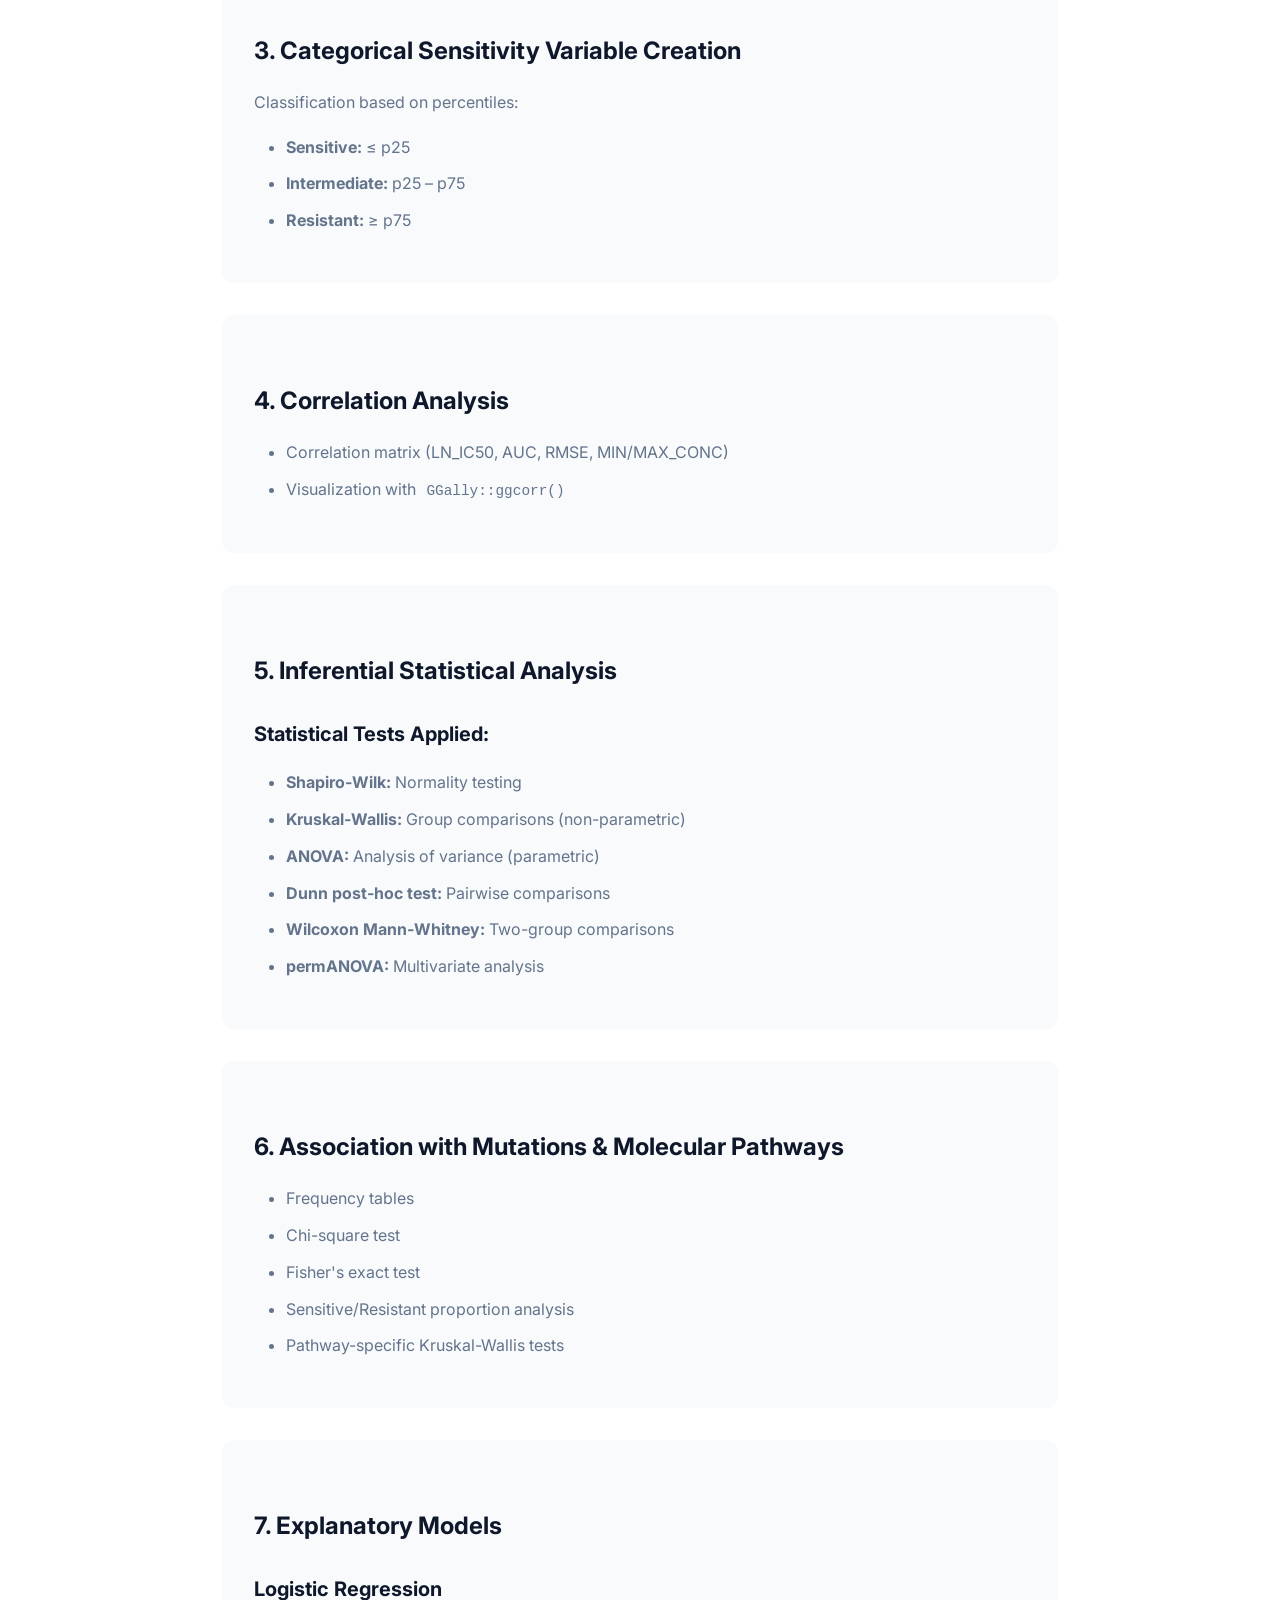
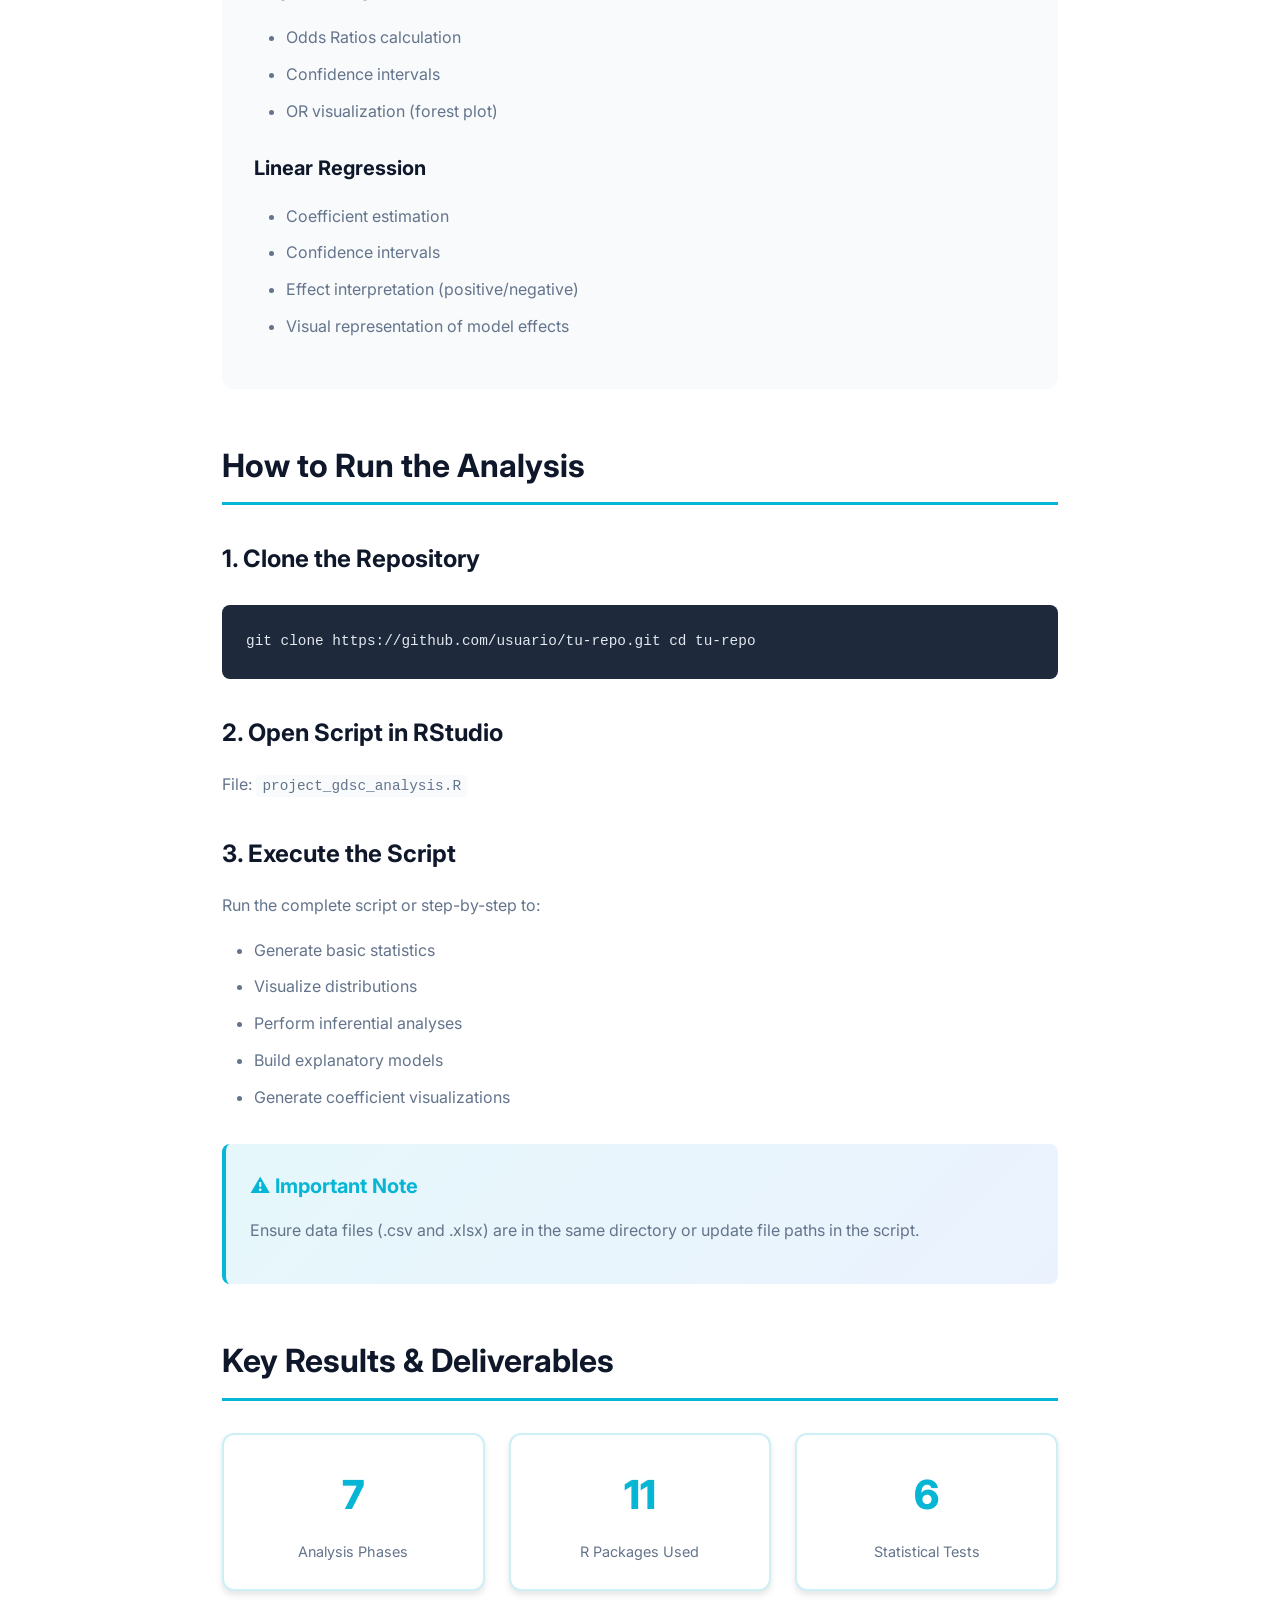
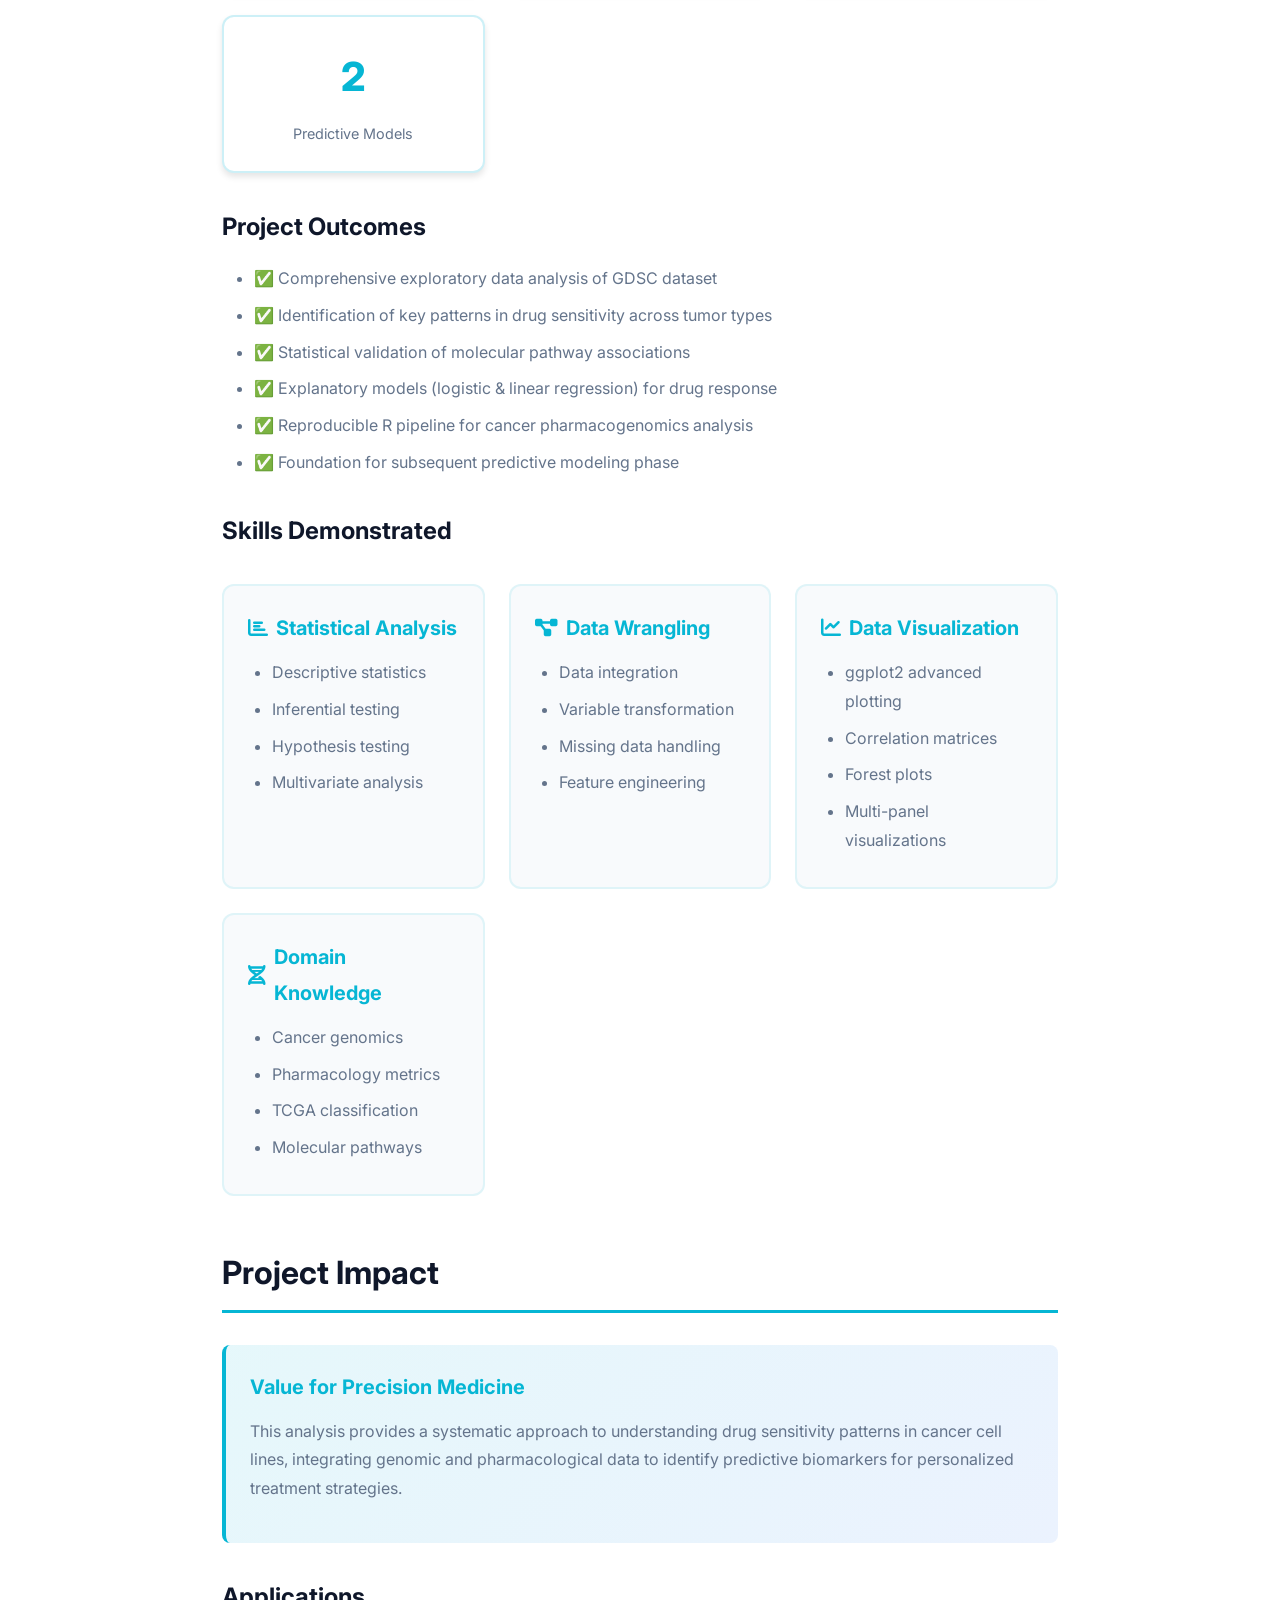
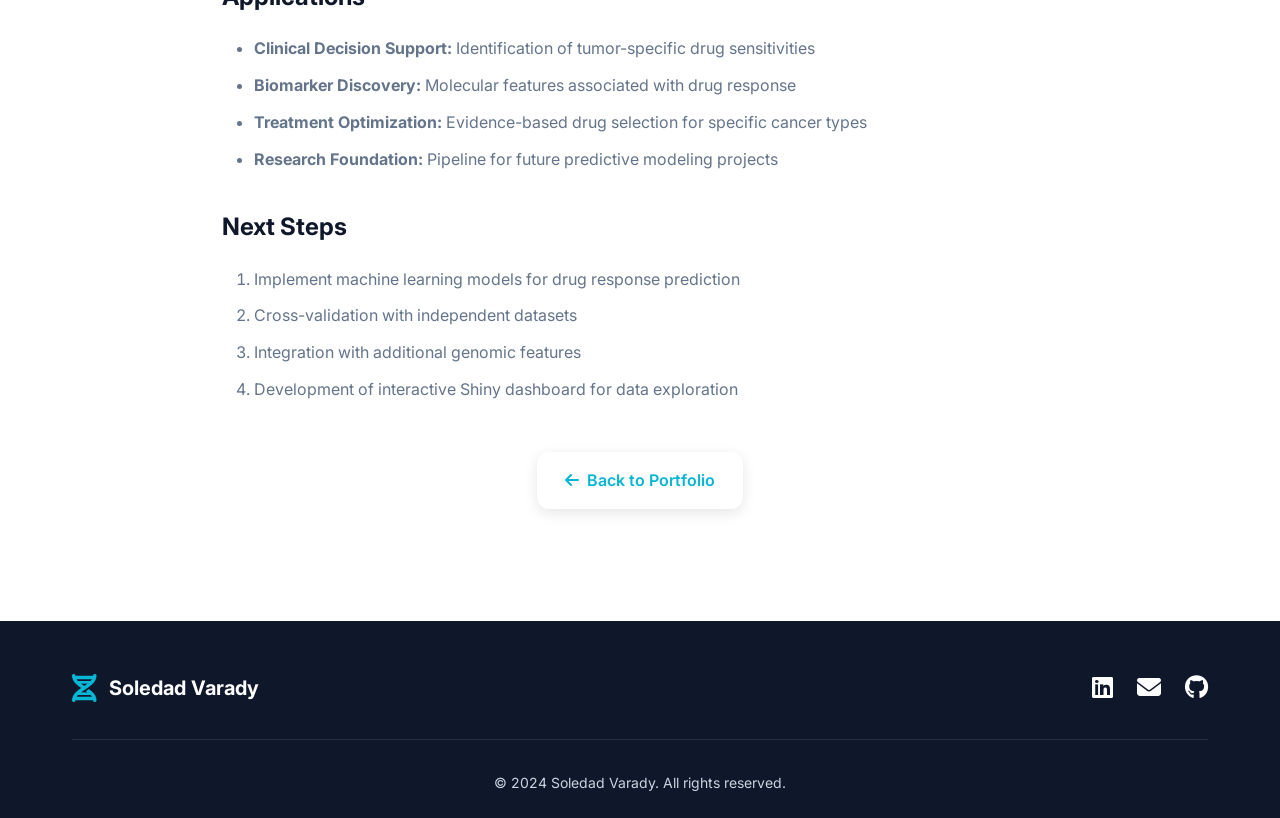
<file: health-data-analyst.html>
<!DOCTYPE html>
<html lang="es">
<head>
    <meta charset="UTF-8">
    <meta name="viewport" content="width=device-width, initial-scale=1.0">
    <title>GDSC Dataset Analysis | Soledad Varady</title>
    <link rel="stylesheet" href="styles.css">
    <link rel="stylesheet" href="https://cdnjs.cloudflare.com/ajax/libs/font-awesome/6.4.0/css/all.min.css">
    <link href="https://fonts.googleapis.com/css2?family=Inter:wght@300;400;500;600;700;800&display=swap" rel="stylesheet">
    <style>
        .case-study {
            background: white;
            padding: 4rem 0;
        }
        
        .case-header {
            background: linear-gradient(135deg, #2c5f7f 0%, #1a8599 50%, #16a8b3 100%);
            color: white;
            padding: 4rem 0 3rem;
            margin-bottom: 3rem;
        }
        
        .case-header .container {
            max-width: 900px;
        }
        
        .case-header h1 {
            font-size: 2.75rem;
            margin-bottom: 1rem;
            font-weight: 800;
        }
        
        .case-header .subtitle {
            font-size: 1.25rem;
            opacity: 0.95;
            margin-bottom: 2rem;
        }
        
        .case-meta {
            display: flex;
            gap: 2rem;
            flex-wrap: wrap;
            margin-top: 2rem;
        }
        
        .meta-item {
            display: flex;
            align-items: center;
            gap: 0.5rem;
        }
        
        .meta-item i {
            color: rgba(255,255,255,0.8);
        }
        
        .back-button {
            display: inline-flex;
            align-items: center;
            gap: 0.5rem;
            color: white;
            text-decoration: none;
            margin-bottom: 2rem;
            transition: opacity 0.3s ease;
        }
        
        .back-button:hover {
            opacity: 0.8;
        }
        
        .case-content {
            max-width: 900px;
            margin: 0 auto;
            line-height: 1.8;
        }
        
        .case-content h2 {
            font-size: 2rem;
            margin: 3rem 0 1.5rem;
            color: var(--text-primary);
            border-bottom: 3px solid var(--primary);
            padding-bottom: 0.5rem;
        }
        
        .case-content h3 {
            font-size: 1.5rem;
            margin: 2rem 0 1rem;
            color: var(--text-primary);
        }
        
        .case-content h4 {
            font-size: 1.25rem;
            margin: 1.5rem 0 0.75rem;
            color: var(--text-primary);
        }
        
        .case-content p {
            margin-bottom: 1rem;
            color: var(--text-secondary);
        }
        
        .case-content ul, .case-content ol {
            margin: 1rem 0 1rem 2rem;
            color: var(--text-secondary);
        }
        
        .case-content li {
            margin-bottom: 0.5rem;
        }
        
        .highlight-box {
            background: linear-gradient(135deg, rgba(6, 182, 212, 0.1), rgba(59, 130, 246, 0.1));
            border-left: 4px solid var(--primary);
            padding: 1.5rem;
            margin: 2rem 0;
            border-radius: 0.5rem;
        }
        
        .highlight-box h4 {
            margin-top: 0;
            color: var(--primary);
        }
        
        .stats-grid {
            display: grid;
            grid-template-columns: repeat(auto-fit, minmax(200px, 1fr));
            gap: 1.5rem;
            margin: 2rem 0;
        }
        
        .stat-box {
            background: white;
            padding: 1.5rem;
            border-radius: 0.75rem;
            text-align: center;
            box-shadow: 0 4px 6px rgba(0,0,0,0.1);
            border: 2px solid rgba(6, 182, 212, 0.2);
        }
        
        .stat-number {
            font-size: 2.5rem;
            font-weight: 800;
            color: var(--primary);
            margin-bottom: 0.5rem;
        }
        
        .stat-label {
            color: var(--text-secondary);
            font-size: 0.9rem;
        }
        
        .tech-stack {
            display: flex;
            flex-wrap: wrap;
            gap: 0.75rem;
            margin: 1.5rem 0;
        }
        
        .tech-item {
            padding: 0.5rem 1rem;
            background: linear-gradient(135deg, rgba(6, 182, 212, 0.1), rgba(59, 130, 246, 0.1));
            border-radius: 50px;
            font-size: 0.9rem;
            font-weight: 500;
            color: var(--primary);
            border: 1px solid rgba(6, 182, 212, 0.2);
        }
        
        .feature-grid {
            display: grid;
            grid-template-columns: repeat(auto-fit, minmax(250px, 1fr));
            gap: 1.5rem;
            margin: 2rem 0;
        }
        
        .feature-card {
            background: var(--bg-light);
            padding: 1.5rem;
            border-radius: 0.75rem;
            border: 2px solid rgba(6, 182, 212, 0.1);
        }
        
        .feature-card h4 {
            color: var(--primary);
            margin-top: 0;
            display: flex;
            align-items: center;
            gap: 0.5rem;
        }
        
        .feature-card ul {
            margin: 0.5rem 0 0 1.5rem;
        }
        
        code {
            background: var(--bg-light);
            padding: 0.2rem 0.4rem;
            border-radius: 0.25rem;
            font-family: 'Courier New', monospace;
            font-size: 0.9em;
        }
        
        .code-block {
            background: #1e293b;
            color: #e2e8f0;
            padding: 1.5rem;
            border-radius: 0.5rem;
            overflow-x: auto;
            margin: 1.5rem 0;
            font-family: 'Courier New', monospace;
            font-size: 0.9rem;
        }
        
        .method-section {
            background: var(--bg-light);
            padding: 2rem;
            border-radius: 0.75rem;
            margin: 2rem 0;
        }
    </style>
</head>
<body>
    <!-- Project Header -->
    <div class="case-header">
        <div class="container">
            <a href="index.html" class="back-button">
                <i class="fas fa-arrow-left"></i>
                Back to Portfolio
            </a>
            <h1>GDSC Dataset Analysis</h1>
            <p class="subtitle">Exploratory and Inferential Analysis of Cancer Drug Sensitivity</p>
            <div class="case-meta">
                <div class="meta-item">
                    <i class="fas fa-user"></i>
                    <span>Health Data Analyst: Soledad Varady</span>
                </div>
                <div class="meta-item">
                    <i class="fas fa-flask"></i>
                    <span>Genomics of Drug Sensitivity in Cancer</span>
                </div>
                <div class="meta-item">
                    <i class="fab fa-r-project"></i>
                    <span>R Language & Statistical Analysis</span>
                </div>
            </div>
        </div>
    </div>

    <!-- Main Content -->
    <section class="case-study">
        <div class="container case-content">
            
            <!-- Project Overview -->
            <h2 id="overview">Project Overview</h2>
            
            <div class="highlight-box">
                <h4>Project Objectives</h4>
                <p>This project presents a comprehensive exploratory, statistical, and inferential analysis of the GDSC (Genomics of Drug Sensitivity in Cancer) dataset, integrating molecular, pharmacological, and clinical data from tumor cell lines.</p>
            </div>

            <h3>Key Goals</h3>
            <ul>
                <li>Explore pharmacological variables (LN_IC50, AUC, Z-SCORE)</li>
                <li>Analyze sensitivity differences across tumor types</li>
                <li>Evaluate associations with molecular pathways and mutations</li>
                <li>Build explanatory models (logistic and linear regression)</li>
                <li>Prepare pipeline for predictive modeling phase</li>
            </ul>

            <!-- Dataset -->
            <h2 id="dataset">Dataset & Variables</h2>
            
            <h3>Data Source</h3>
            <p>Official GDSC portal: <a href="https://www.cancerrxgene.org" target="_blank" style="color: var(--primary);">www.cancerrxgene.org</a></p>

            <h3>Main Variables</h3>
            
            <div class="feature-grid">
                <div class="feature-card">
                    <h4><i class="fas fa-pills"></i> Drug Response Metrics</h4>
                    <ul>
                        <li><strong>LN_IC50:</strong> Log-transformed IC50</li>
                        <li><strong>AUC:</strong> Area Under Curve</li>
                        <li><strong>Z_SCORE:</strong> Standardized sensitivity</li>
                        <li><strong>MIN_CONC / MAX_CONC:</strong> Concentration range</li>
                        <li><strong>RMSE:</strong> Model fit quality</li>
                    </ul>
                </div>
                
                <div class="feature-card">
                    <h4><i class="fas fa-hospital"></i> Clinical Metadata</h4>
                    <ul>
                        <li><strong>TCGA_DESC:</strong> Tumor type description</li>
                        <li><strong>Cancer.Type:</strong> Matching TCGA label</li>
                        <li>Cell line characteristics</li>
                        <li>Tissue origin</li>
                    </ul>
                </div>
                
                <div class="feature-card">
                    <h4><i class="fas fa-dna"></i> Molecular Features</h4>
                    <ul>
                        <li><strong>TARGET_PATHWAY:</strong> Drug target pathway</li>
                        <li><strong>Mutational Status:</strong> WES data</li>
                        <li>Gene expression profiles</li>
                        <li>Genomic alterations</li>
                    </ul>
                </div>
            </div>

            <!-- Technical Stack -->
            <h2 id="tools">Technical Stack</h2>
            
            <h3>Programming Language</h3>
            <div class="tech-stack">
                <span class="tech-item"><i class="fab fa-r-project"></i> R Language</span>
            </div>

            <h3>Key R Packages</h3>
            <div class="tech-stack">
                <span class="tech-item">tidyverse</span>
                <span class="tech-item">ggplot2</span>
                <span class="tech-item">reshape2</span>
                <span class="tech-item">readr</span>
                <span class="tech-item">dplyr</span>
                <span class="tech-item">GGally</span>
                <span class="tech-item">ggpubr</span>
                <span class="tech-item">gridExtra</span>
                <span class="tech-item">FSA</span>
                <span class="tech-item">vegan</span>
                <span class="tech-item">broom</span>
            </div>

            <!-- Methodology -->
            <h2 id="methodology">Analysis Methodology</h2>
            
            <div class="method-section">
                <h3>1. Data Loading & Initial Description</h3>
                <ul>
                    <li>Dataset exploration with <code>glimpse()</code> and <code>summary()</code></li>
                    <li>Global descriptive statistics</li>
                    <li>Metrics by tumor type (TCGA_DESC)</li>
                </ul>
            </div>

            <div class="method-section">
                <h3>2. Data Visualization</h3>
                <ul>
                    <li>Boxplots of LN_IC50, AUC, and Z_SCORE distributions</li>
                    <li>Histograms of LN_IC50 and AUC</li>
                    <li>Scatterplot: AUC vs LN_IC50</li>
                    <li>Proportion charts: Sensitive vs Resistant by tumor type and molecular pathway</li>
                </ul>
            </div>

            <div class="method-section">
                <h3>3. Categorical Sensitivity Variable Creation</h3>
                <p>Classification based on percentiles:</p>
                <ul>
                    <li><strong>Sensitive:</strong> ≤ p25</li>
                    <li><strong>Intermediate:</strong> p25 – p75</li>
                    <li><strong>Resistant:</strong> ≥ p75</li>
                </ul>
            </div>

            <div class="method-section">
                <h3>4. Correlation Analysis</h3>
                <ul>
                    <li>Correlation matrix (LN_IC50, AUC, RMSE, MIN/MAX_CONC)</li>
                    <li>Visualization with <code>GGally::ggcorr()</code></li>
                </ul>
            </div>

            <div class="method-section">
                <h3>5. Inferential Statistical Analysis</h3>
                <h4>Statistical Tests Applied:</h4>
                <ul>
                    <li><strong>Shapiro-Wilk:</strong> Normality testing</li>
                    <li><strong>Kruskal-Wallis:</strong> Group comparisons (non-parametric)</li>
                    <li><strong>ANOVA:</strong> Analysis of variance (parametric)</li>
                    <li><strong>Dunn post-hoc test:</strong> Pairwise comparisons</li>
                    <li><strong>Wilcoxon Mann-Whitney:</strong> Two-group comparisons</li>
                    <li><strong>permANOVA:</strong> Multivariate analysis</li>
                </ul>
            </div>

            <div class="method-section">
                <h3>6. Association with Mutations & Molecular Pathways</h3>
                <ul>
                    <li>Frequency tables</li>
                    <li>Chi-square test</li>
                    <li>Fisher's exact test</li>
                    <li>Sensitive/Resistant proportion analysis</li>
                    <li>Pathway-specific Kruskal-Wallis tests</li>
                </ul>
            </div>

            <div class="method-section">
                <h3>7. Explanatory Models</h3>
                
                <h4>Logistic Regression</h4>
                <ul>
                    <li>Odds Ratios calculation</li>
                    <li>Confidence intervals</li>
                    <li>OR visualization (forest plot)</li>
                </ul>

                <h4>Linear Regression</h4>
                <ul>
                    <li>Coefficient estimation</li>
                    <li>Confidence intervals</li>
                    <li>Effect interpretation (positive/negative)</li>
                    <li>Visual representation of model effects</li>
                </ul>
            </div>

            <!-- Implementation -->
            <h2 id="implementation">How to Run the Analysis</h2>
            
            <h3>1. Clone the Repository</h3>
            <div class="code-block">git clone https://github.com/usuario/tu-repo.git
cd tu-repo</div>

            <h3>2. Open Script in RStudio</h3>
            <p>File: <code>project_gdsc_analysis.R</code></p>

            <h3>3. Execute the Script</h3>
            <p>Run the complete script or step-by-step to:</p>
            <ul>
                <li>Generate basic statistics</li>
                <li>Visualize distributions</li>
                <li>Perform inferential analyses</li>
                <li>Build explanatory models</li>
                <li>Generate coefficient visualizations</li>
            </ul>

            <div class="highlight-box">
                <h4>⚠️ Important Note</h4>
                <p>Ensure data files (.csv and .xlsx) are in the same directory or update file paths in the script.</p>
            </div>

            <!-- Results & Impact -->
            <h2 id="results">Key Results & Deliverables</h2>
            
            <div class="stats-grid">
                <div class="stat-box">
                    <div class="stat-number">7</div>
                    <div class="stat-label">Analysis Phases</div>
                </div>
                <div class="stat-box">
                    <div class="stat-number">11</div>
                    <div class="stat-label">R Packages Used</div>
                </div>
                <div class="stat-box">
                    <div class="stat-number">6</div>
                    <div class="stat-label">Statistical Tests</div>
                </div>
                <div class="stat-box">
                    <div class="stat-number">2</div>
                    <div class="stat-label">Predictive Models</div>
                </div>
            </div>

            <h3>Project Outcomes</h3>
            <ul>
                <li>✅ Comprehensive exploratory data analysis of GDSC dataset</li>
                <li>✅ Identification of key patterns in drug sensitivity across tumor types</li>
                <li>✅ Statistical validation of molecular pathway associations</li>
                <li>✅ Explanatory models (logistic & linear regression) for drug response</li>
                <li>✅ Reproducible R pipeline for cancer pharmacogenomics analysis</li>
                <li>✅ Foundation for subsequent predictive modeling phase</li>
            </ul>

            <h3>Skills Demonstrated</h3>
            <div class="feature-grid">
                <div class="feature-card">
                    <h4><i class="fas fa-chart-bar"></i> Statistical Analysis</h4>
                    <ul>
                        <li>Descriptive statistics</li>
                        <li>Inferential testing</li>
                        <li>Hypothesis testing</li>
                        <li>Multivariate analysis</li>
                    </ul>
                </div>
                
                <div class="feature-card">
                    <h4><i class="fas fa-project-diagram"></i> Data Wrangling</h4>
                    <ul>
                        <li>Data integration</li>
                        <li>Variable transformation</li>
                        <li>Missing data handling</li>
                        <li>Feature engineering</li>
                    </ul>
                </div>
                
                <div class="feature-card">
                    <h4><i class="fas fa-chart-line"></i> Data Visualization</h4>
                    <ul>
                        <li>ggplot2 advanced plotting</li>
                        <li>Correlation matrices</li>
                        <li>Forest plots</li>
                        <li>Multi-panel visualizations</li>
                    </ul>
                </div>
                
                <div class="feature-card">
                    <h4><i class="fas fa-dna"></i> Domain Knowledge</h4>
                    <ul>
                        <li>Cancer genomics</li>
                        <li>Pharmacology metrics</li>
                        <li>TCGA classification</li>
                        <li>Molecular pathways</li>
                    </ul>
                </div>
            </div>

            <!-- Conclusions -->
            <h2 id="conclusions">Project Impact</h2>
            
            <div class="highlight-box">
                <h4>Value for Precision Medicine</h4>
                <p>This analysis provides a systematic approach to understanding drug sensitivity patterns in cancer cell lines, integrating genomic and pharmacological data to identify predictive biomarkers for personalized treatment strategies.</p>
            </div>

            <h3>Applications</h3>
            <ul>
                <li><strong>Clinical Decision Support:</strong> Identification of tumor-specific drug sensitivities</li>
                <li><strong>Biomarker Discovery:</strong> Molecular features associated with drug response</li>
                <li><strong>Treatment Optimization:</strong> Evidence-based drug selection for specific cancer types</li>
                <li><strong>Research Foundation:</strong> Pipeline for future predictive modeling projects</li>
            </ul>

            <h3>Next Steps</h3>
            <ol>
                <li>Implement machine learning models for drug response prediction</li>
                <li>Cross-validation with independent datasets</li>
                <li>Integration with additional genomic features</li>
                <li>Development of interactive Shiny dashboard for data exploration</li>
            </ol>

            <div style="text-align: center; margin: 3rem 0;">
                <a href="index.html" class="btn btn-primary">
                    <i class="fas fa-arrow-left"></i>
                    Back to Portfolio
                </a>
            </div>
        </div>
    </section>

    <!-- Footer -->
    <footer class="footer">
        <div class="container">
            <div class="footer-content">
                <div class="footer-brand">
                    <i class="fas fa-dna"></i>
                    <span>Soledad Varady</span>
                </div>
                <div class="footer-links">
                    <a href="https://www.linkedin.com/in/soledad-varady-9620a8216" target="_blank"><i class="fab fa-linkedin"></i></a>
                    <a href="mailto:varadysoledad@gmail.com"><i class="fas fa-envelope"></i></a>
                    <a href="https://github.com/svarady" target="_blank"><i class="fab fa-github"></i></a>
                </div>
            </div>
            <p class="footer-text">&copy; 2024 Soledad Varady. All rights reserved.</p>
        </div>
    </footer>

    <script src="script.js"></script>
</body>
</html>
</file>
<file: styles.css>
/* Modern Portfolio Styles - Tech Colors */

* {
    margin: 0;
    padding: 0;
    box-sizing: border-box;
}

:root {
    /* Modern Tech Colors - Teal/Cyan theme */
    --primary: #06b6d4;
    --primary-dark: #0891b2;
    --primary-light: #22d3ee;
    --secondary: #3b82f6;
    --accent: #8b5cf6;
    
    /* Neutrals */
    --bg-primary: #0f172a;
    --bg-secondary: #1e293b;
    --bg-card: #1e293b;
    --bg-light: #f8fafc;
    --text-primary: #0f172a;
    --text-secondary: #64748b;
    --text-light: #cbd5e1;
    --white: #ffffff;
    
    /* Shadows */
    --shadow-sm: 0 1px 2px rgba(0, 0, 0, 0.05);
    --shadow-md: 0 4px 6px -1px rgba(0, 0, 0, 0.1);
    --shadow-lg: 0 10px 15px -3px rgba(0, 0, 0, 0.1);
    --shadow-xl: 0 20px 25px -5px rgba(0, 0, 0, 0.1);
    
    /* Spacing */
    --spacing-xs: 0.5rem;
    --spacing-sm: 1rem;
    --spacing-md: 1.5rem;
    --spacing-lg: 2rem;
    --spacing-xl: 3rem;
    
    /* Border radius */
    --radius-sm: 0.5rem;
    --radius-md: 0.75rem;
    --radius-lg: 1rem;
    --radius-xl: 1.5rem;
}

body {
    font-family: 'Inter', -apple-system, BlinkMacSystemFont, 'Segoe UI', sans-serif;
    line-height: 1.6;
    color: var(--text-primary);
    background: var(--bg-light);
    overflow-x: hidden;
}

.container {
    max-width: 1200px;
    margin: 0 auto;
    padding: 0 var(--spacing-lg);
}

/* Navigation */
.navbar {
    position: fixed;
    top: 0;
    width: 100%;
    background: rgba(255, 255, 255, 0.9);
    backdrop-filter: blur(10px);
    z-index: 1000;
    box-shadow: var(--shadow-sm);
    transition: all 0.3s ease;
}

.navbar .container {
    display: flex;
    justify-content: space-between;
    align-items: center;
    padding: 1.25rem var(--spacing-lg);
}

.nav-brand {
    display: flex;
    align-items: center;
    gap: 0.5rem;
    font-weight: 700;
    font-size: 1.25rem;
    color: var(--primary);
}

.nav-brand i {
    font-size: 1.5rem;
}

.nav-menu {
    display: flex;
    gap: 2rem;
}

.nav-menu a {
    color: var(--text-primary);
    text-decoration: none;
    font-weight: 500;
    font-size: 0.95rem;
    transition: color 0.3s ease;
    position: relative;
}

.nav-menu a::after {
    content: '';
    position: absolute;
    bottom: -5px;
    left: 0;
    width: 0;
    height: 2px;
    background: var(--primary);
    transition: width 0.3s ease;
}

.nav-menu a:hover {
    color: var(--primary);
}

.nav-menu a:hover::after {
    width: 100%;
}

/* Hero Section */
.hero {
    min-height: 100vh;
    display: flex;
    align-items: center;
    position: relative;
    padding-top: 80px;
    background: linear-gradient(135deg, #2c5f7f 0%, #1a8599 50%, #16a8b3 100%);
    overflow: hidden;
}

.hero-background {
    position: absolute;
    top: 0;
    left: 0;
    width: 100%;
    height: 100%;
    background: 
        radial-gradient(circle at 20% 50%, rgba(6, 182, 212, 0.3) 0%, transparent 50%),
        radial-gradient(circle at 80% 80%, rgba(59, 130, 246, 0.3) 0%, transparent 50%),
        radial-gradient(circle at 40% 20%, rgba(139, 92, 246, 0.2) 0%, transparent 50%);
    animation: pulse 8s ease-in-out infinite;
}

@keyframes pulse {
    0%, 100% { opacity: 1; }
    50% { opacity: 0.8; }
}

.hero-content {
    position: relative;
    z-index: 1;
    text-align: center;
    color: white;
    max-width: 800px;
    margin: 0 auto;
}

.hero-badge {
    display: inline-flex;
    align-items: center;
    gap: 0.5rem;
    padding: 0.5rem 1.25rem;
    background: rgba(255, 255, 255, 0.15);
    backdrop-filter: blur(10px);
    border-radius: 50px;
    font-size: 0.875rem;
    font-weight: 500;
    margin-bottom: 2rem;
    border: 1px solid rgba(255, 255, 255, 0.2);
}

.hero-title {
    font-size: 4rem;
    font-weight: 800;
    margin-bottom: 1rem;
    letter-spacing: -0.02em;
    line-height: 1.1;
}

.hero-subtitle {
    font-size: 1.5rem;
    font-weight: 600;
    margin-bottom: 1rem;
    opacity: 0.95;
}

.hero-description {
    font-size: 1.125rem;
    line-height: 1.8;
    margin-bottom: 2.5rem;
    opacity: 0.9;
}

.hero-buttons {
    display: flex;
    gap: 1rem;
    justify-content: center;
    flex-wrap: wrap;
}

.btn {
    display: inline-flex;
    align-items: center;
    gap: 0.5rem;
    padding: 0.875rem 1.75rem;
    border-radius: var(--radius-md);
    font-weight: 600;
    text-decoration: none;
    transition: all 0.3s ease;
    font-size: 1rem;
}

.btn-primary {
    background: white;
    color: var(--primary);
    box-shadow: 0 4px 14px rgba(0, 0, 0, 0.1);
}

.btn-primary:hover {
    transform: translateY(-2px);
    box-shadow: 0 6px 20px rgba(0, 0, 0, 0.15);
}

.btn-outline {
    background: transparent;
    color: white;
    border: 2px solid white;
}

.btn-outline:hover {
    background: white;
    color: var(--primary);
}

/* Section Styles */
.section {
    padding: 6rem 0;
}

.section-header {
    text-align: center;
    margin-bottom: 4rem;
}

.section-tag {
    display: inline-block;
    padding: 0.5rem 1rem;
    background: linear-gradient(135deg, var(--primary-light), var(--primary));
    color: white;
    border-radius: 50px;
    font-size: 0.875rem;
    font-weight: 600;
    margin-bottom: 1rem;
    text-transform: uppercase;
    letter-spacing: 0.05em;
}

.section-title {
    font-size: 2.75rem;
    font-weight: 800;
    color: var(--text-primary);
    margin-bottom: 1rem;
}

/* About Section */
.about-section {
    background: white;
}

.about-content {
    max-width: 800px;
    margin: 0 auto;
}

.about-content .lead {
    font-size: 1.25rem;
    font-weight: 500;
    color: var(--text-primary);
    margin-bottom: 1.5rem;
    line-height: 1.8;
}

.about-content p {
    font-size: 1.0625rem;
    color: var(--text-secondary);
    margin-bottom: 1.25rem;
    line-height: 1.8;
}

/* Skills Section */
.skills-section {
    background: var(--bg-light);
}

.skills-grid {
    display: grid;
    grid-template-columns: repeat(auto-fit, minmax(300px, 1fr));
    gap: 2rem;
}

.skill-category {
    background: white;
    padding: 2rem;
    border-radius: var(--radius-lg);
    box-shadow: var(--shadow-md);
    transition: transform 0.3s ease, box-shadow 0.3s ease;
}

.skill-category:hover {
    transform: translateY(-5px);
    box-shadow: var(--shadow-xl);
}

.category-header {
    display: flex;
    align-items: center;
    gap: 1rem;
    margin-bottom: 1.5rem;
}

.category-header i {
    font-size: 2rem;
    color: var(--primary);
}

.category-header h3 {
    font-size: 1.25rem;
    font-weight: 700;
    color: var(--text-primary);
}

.skill-tags {
    display: flex;
    flex-wrap: wrap;
    gap: 0.75rem;
}

.skill-tag {
    padding: 0.5rem 1rem;
    background: linear-gradient(135deg, rgba(6, 182, 212, 0.1), rgba(59, 130, 246, 0.1));
    color: var(--primary);
    border-radius: 50px;
    font-size: 0.875rem;
    font-weight: 500;
    border: 1px solid rgba(6, 182, 212, 0.2);
    transition: all 0.3s ease;
}

.skill-tag:hover {
    background: var(--primary);
    color: white;
    transform: translateY(-2px);
}

/* Projects Section */
.projects-section {
    background: white;
}

.projects-container {
    display: grid;
    gap: 2rem;
}

.project-card {
    background: linear-gradient(135deg, rgba(44, 95, 127, 0.05), rgba(22, 168, 179, 0.05));
    border-radius: var(--radius-xl);
    padding: 2.5rem;
    box-shadow: var(--shadow-md);
    transition: all 0.3s ease;
    border: 1px solid rgba(6, 182, 212, 0.1);
}

.project-card:hover {
    transform: translateY(-5px);
    box-shadow: var(--shadow-xl);
    border-color: var(--primary);
}

.project-card.featured {
    background: linear-gradient(135deg, #2c5f7f 0%, #1a8599 50%, #16a8b3 100%);
    color: white;
    position: relative;
    overflow: hidden;
}

.project-card.featured::before {
    content: '';
    position: absolute;
    top: -50%;
    right: -50%;
    width: 200%;
    height: 200%;
    background: radial-gradient(circle, rgba(255, 255, 255, 0.1) 0%, transparent 70%);
    animation: rotate 20s linear infinite;
}

@keyframes rotate {
    from { transform: rotate(0deg); }
    to { transform: rotate(360deg); }
}

.project-header {
    display: flex;
    justify-content: space-between;
    align-items: flex-start;
    margin-bottom: 1.5rem;
    position: relative;
    z-index: 1;
}

.project-icon {
    width: 60px;
    height: 60px;
    display: flex;
    align-items: center;
    justify-content: center;
    background: rgba(255, 255, 255, 0.15);
    backdrop-filter: blur(10px);
    border-radius: var(--radius-md);
    font-size: 1.75rem;
    color: white;
}

.project-card:not(.featured) .project-icon {
    background: linear-gradient(135deg, var(--primary), var(--primary-dark));
}

.project-badge {
    padding: 0.5rem 1rem;
    background: rgba(255, 255, 255, 0.2);
    backdrop-filter: blur(10px);
    border-radius: 50px;
    font-size: 0.75rem;
    font-weight: 600;
    text-transform: uppercase;
    letter-spacing: 0.05em;
    border: 1px solid rgba(255, 255, 255, 0.3);
}

.project-title {
    font-size: 1.75rem;
    font-weight: 700;
    margin-bottom: 1rem;
    position: relative;
    z-index: 1;
}

.project-card:not(.featured) .project-title {
    color: var(--text-primary);
}

.project-description {
    font-size: 1.0625rem;
    line-height: 1.7;
    margin-bottom: 1.5rem;
    position: relative;
    z-index: 1;
}

.project-card:not(.featured) .project-description {
    color: var(--text-secondary);
}

.project-card.featured .project-description {
    opacity: 0.95;
}

.project-tech {
    display: flex;
    flex-wrap: wrap;
    gap: 0.75rem;
    margin-bottom: 1.5rem;
    position: relative;
    z-index: 1;
}

.tech-tag {
    padding: 0.375rem 0.875rem;
    background: rgba(255, 255, 255, 0.2);
    backdrop-filter: blur(10px);
    border-radius: 50px;
    font-size: 0.8125rem;
    font-weight: 500;
    border: 1px solid rgba(255, 255, 255, 0.3);
}

.project-card:not(.featured) .tech-tag {
    background: rgba(6, 182, 212, 0.1);
    color: var(--primary);
    border-color: rgba(6, 182, 212, 0.2);
}

.project-actions {
    display: flex;
    gap: 1rem;
    flex-wrap: wrap;
    position: relative;
    z-index: 1;
}

.project-btn {
    display: inline-flex;
    align-items: center;
    gap: 0.5rem;
    padding: 0.75rem 1.5rem;
    border-radius: var(--radius-md);
    font-weight: 600;
    text-decoration: none;
    transition: all 0.3s ease;
    font-size: 0.9375rem;
}

.project-btn.primary {
    background: white;
    color: var(--primary);
}

.project-btn.primary:hover {
    transform: translateY(-2px);
    box-shadow: 0 4px 12px rgba(0, 0, 0, 0.15);
}

.project-btn.secondary {
    background: transparent;
    color: white;
    border: 2px solid white;
}

.project-btn.secondary:hover {
    background: white;
    color: var(--primary);
}

/* Contact Section */
.contact-section {
    background: var(--bg-light);
}

.contact-intro {
    text-align: center;
    font-size: 1.125rem;
    color: var(--text-secondary);
    max-width: 600px;
    margin: 0 auto 3rem;
}

.contact-grid {
    display: grid;
    grid-template-columns: repeat(auto-fit, minmax(250px, 1fr));
    gap: 2rem;
    max-width: 900px;
    margin: 0 auto;
}

.contact-card {
    background: white;
    padding: 2rem;
    border-radius: var(--radius-lg);
    text-align: center;
    text-decoration: none;
    color: inherit;
    box-shadow: var(--shadow-md);
    transition: all 0.3s ease;
    border: 2px solid transparent;
}

.contact-card:hover {
    transform: translateY(-5px);
    box-shadow: var(--shadow-xl);
    border-color: var(--primary);
}

.contact-card i {
    font-size: 2.5rem;
    color: var(--primary);
    margin-bottom: 1rem;
}

.contact-card h3 {
    font-size: 1.125rem;
    font-weight: 600;
    margin-bottom: 0.5rem;
    color: var(--text-primary);
}

.contact-card p {
    color: var(--text-secondary);
    font-size: 0.9375rem;
}

/* Footer */
.footer {
    background: var(--bg-primary);
    color: white;
    padding: 3rem 0 1.5rem;
}

.footer-content {
    display: flex;
    justify-content: space-between;
    align-items: center;
    margin-bottom: 2rem;
    flex-wrap: wrap;
    gap: 2rem;
}

.footer-brand {
    display: flex;
    align-items: center;
    gap: 0.75rem;
    font-size: 1.25rem;
    font-weight: 700;
}

.footer-brand i {
    font-size: 1.75rem;
    color: var(--primary);
}

.footer-links {
    display: flex;
    gap: 1.5rem;
}

.footer-links a {
    color: white;
    font-size: 1.5rem;
    transition: all 0.3s ease;
}

.footer-links a:hover {
    color: var(--primary);
    transform: translateY(-2px);
}

.footer-text {
    text-align: center;
    padding-top: 2rem;
    border-top: 1px solid rgba(255, 255, 255, 0.1);
    color: var(--text-light);
    font-size: 0.875rem;
}

/* Responsive Design */
@media (max-width: 768px) {
    .hero-title {
        font-size: 2.5rem;
    }
    
    .hero-subtitle {
        font-size: 1.25rem;
    }
    
    .section-title {
        font-size: 2rem;
    }
    
    .nav-menu {
        display: none;
    }
    
    .skills-grid {
        grid-template-columns: 1fr;
    }
    
    .contact-grid {
        grid-template-columns: 1fr;
    }
    
    .footer-content {
        flex-direction: column;
        text-align: center;
    }
}

/* Smooth Scrolling */
html {
    scroll-behavior: smooth;
}

/* Animation */
@keyframes fadeInUp {
    from {
        opacity: 0;
        transform: translateY(30px);
    }
    to {
        opacity: 1;
        transform: translateY(0);
    }
}

.project-card,
.skill-category,
.contact-card {
    animation: fadeInUp 0.6s ease-out;
}
</file>
